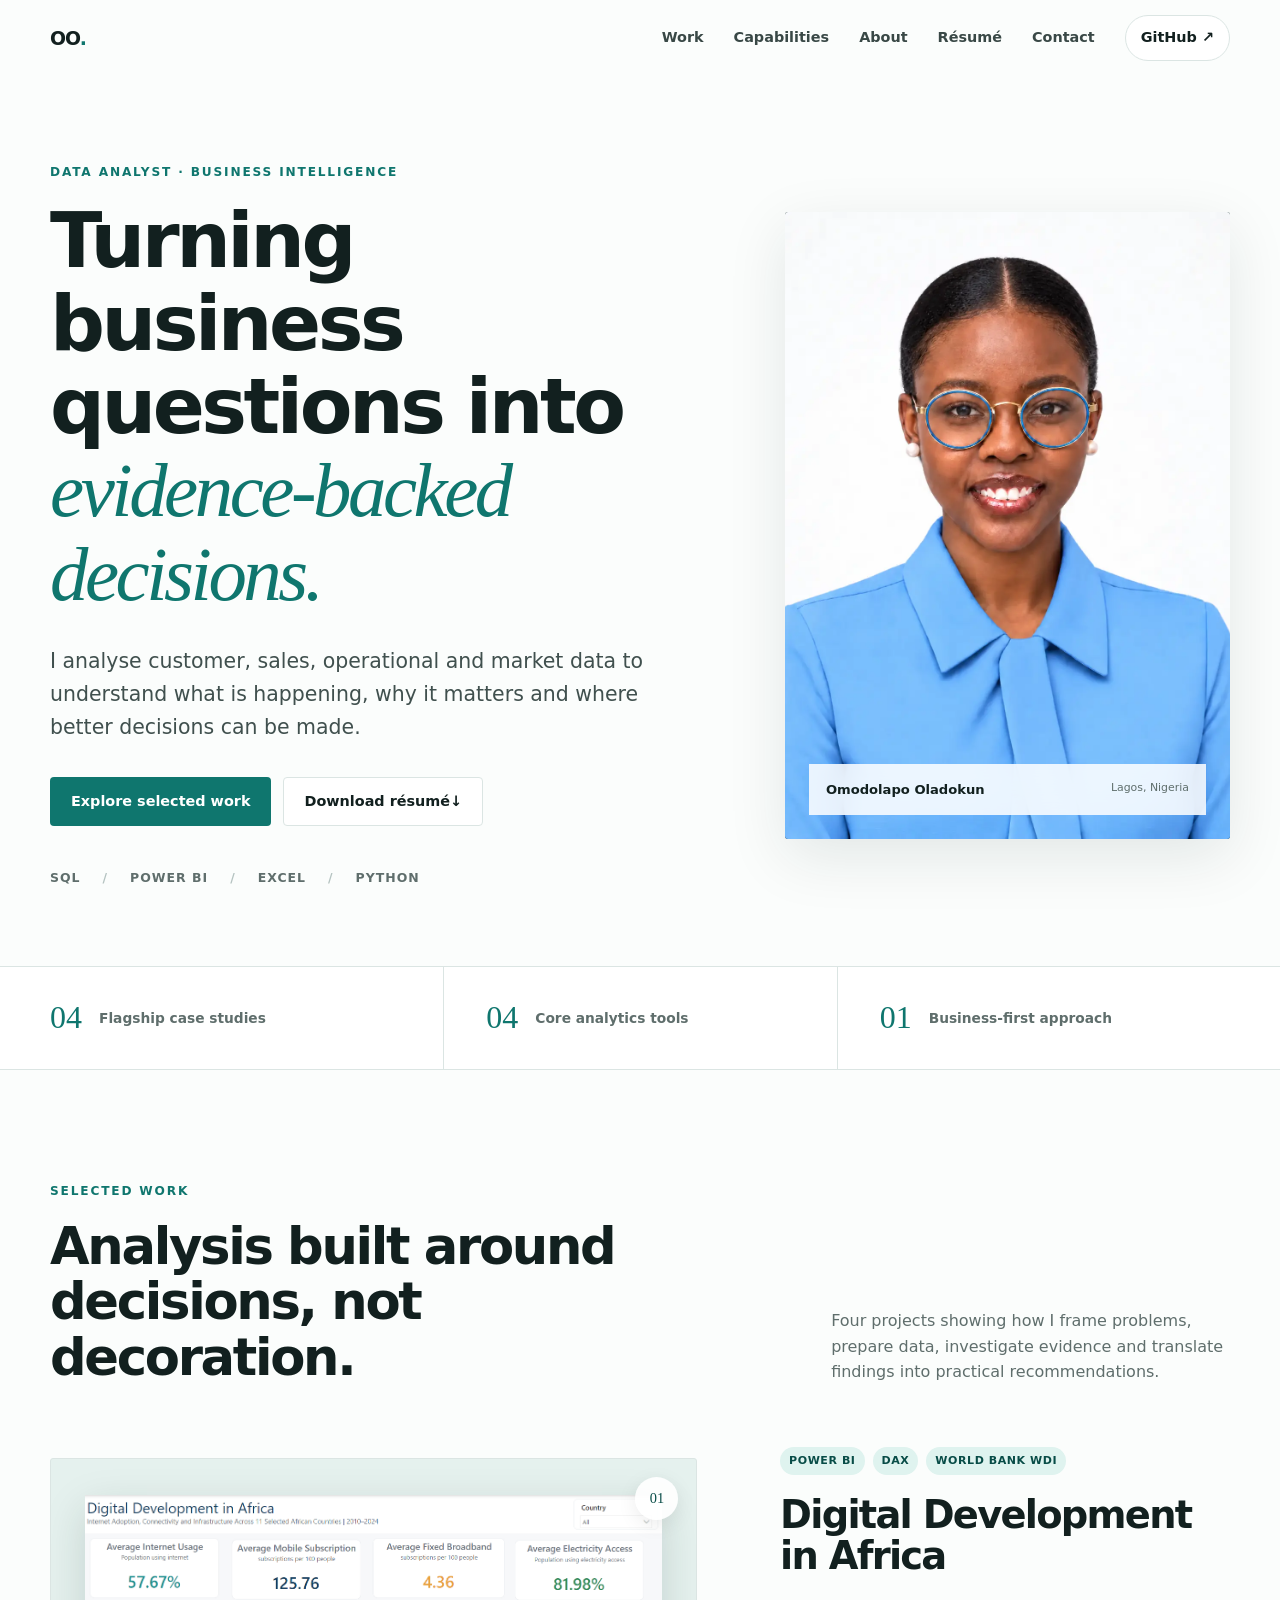
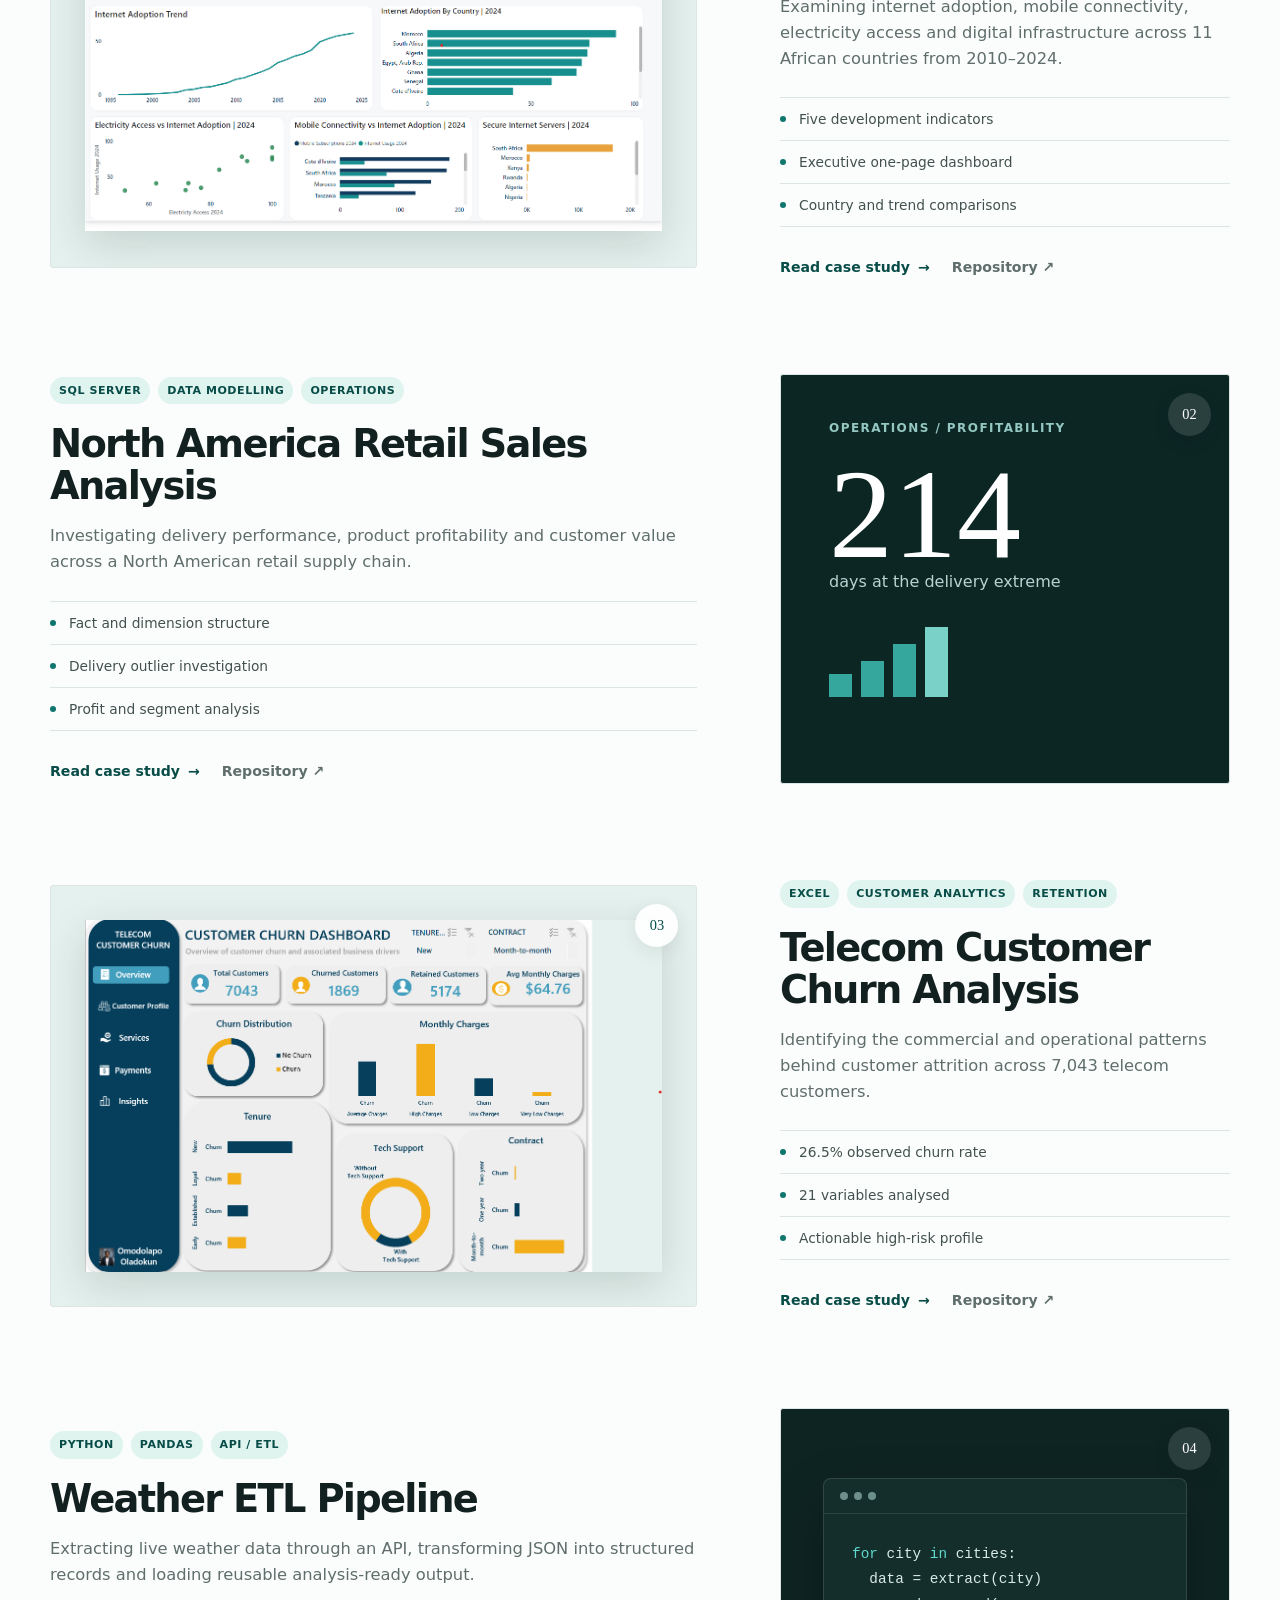
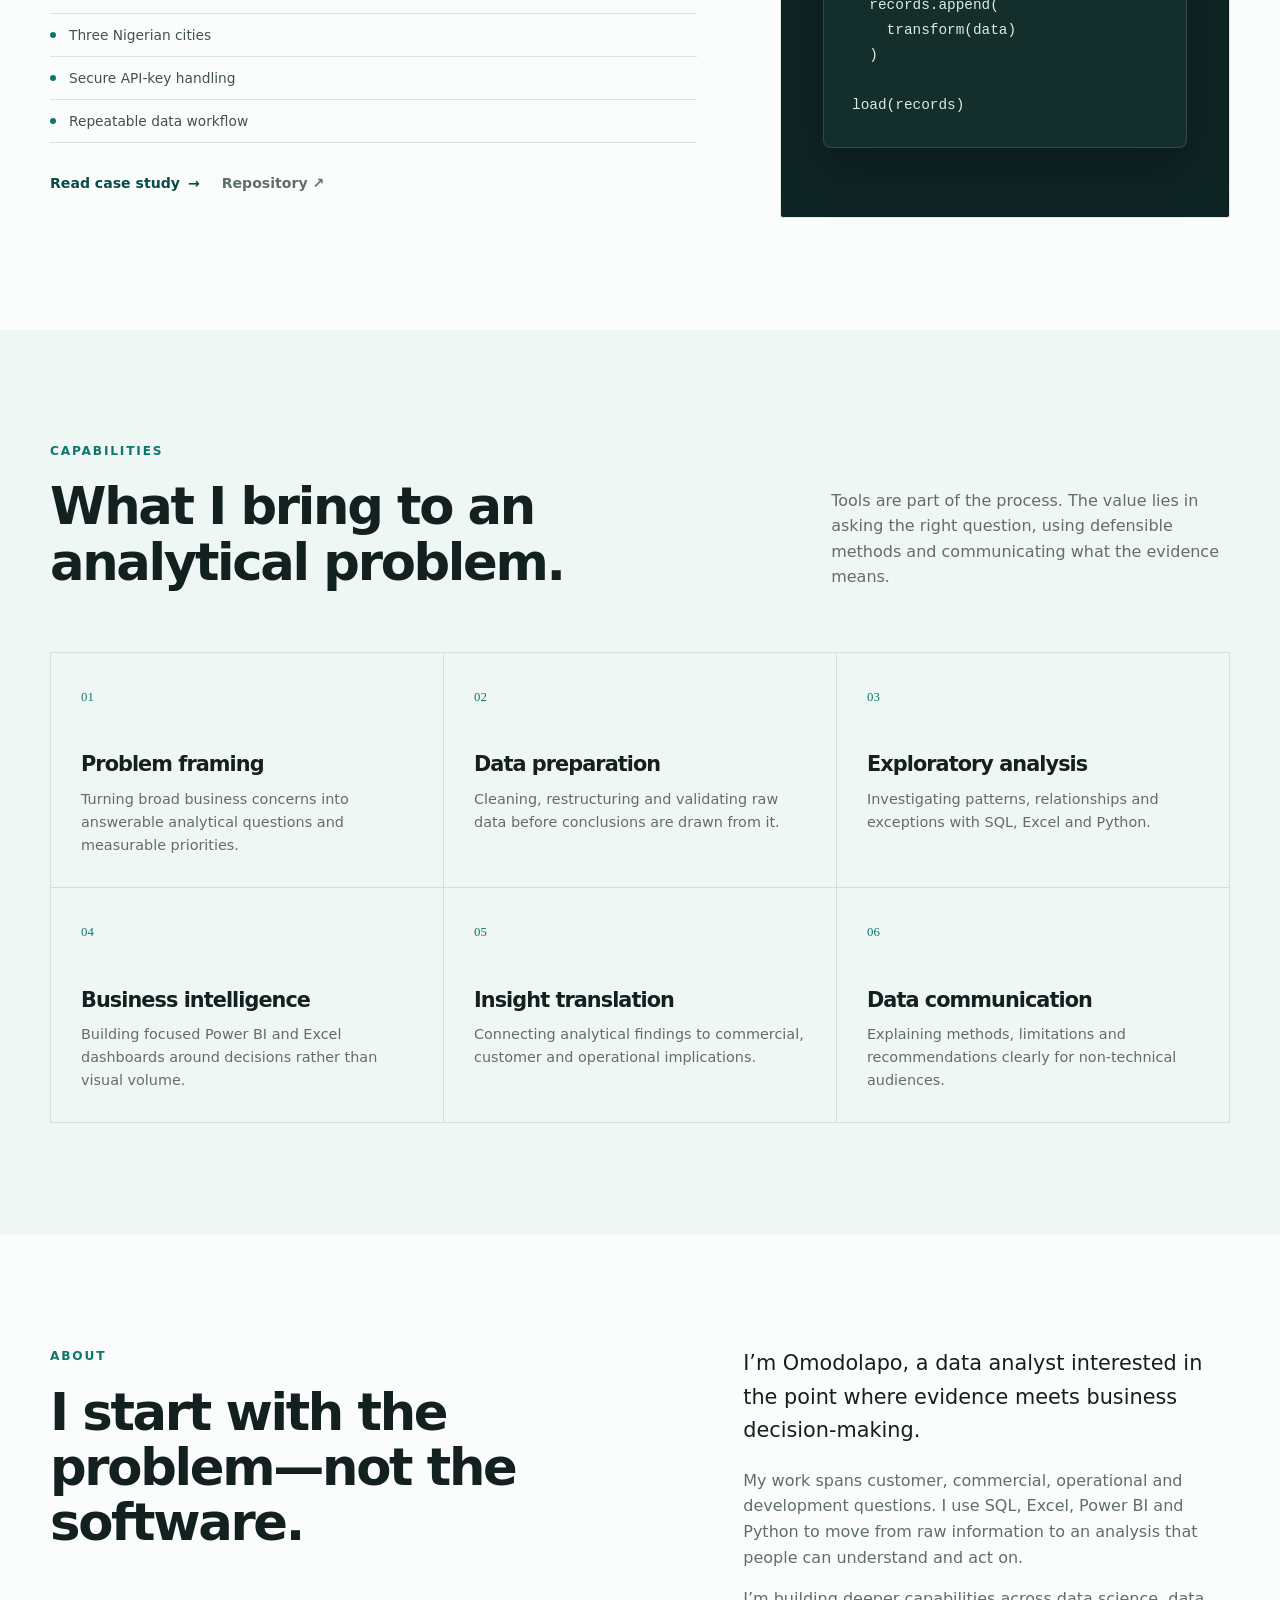
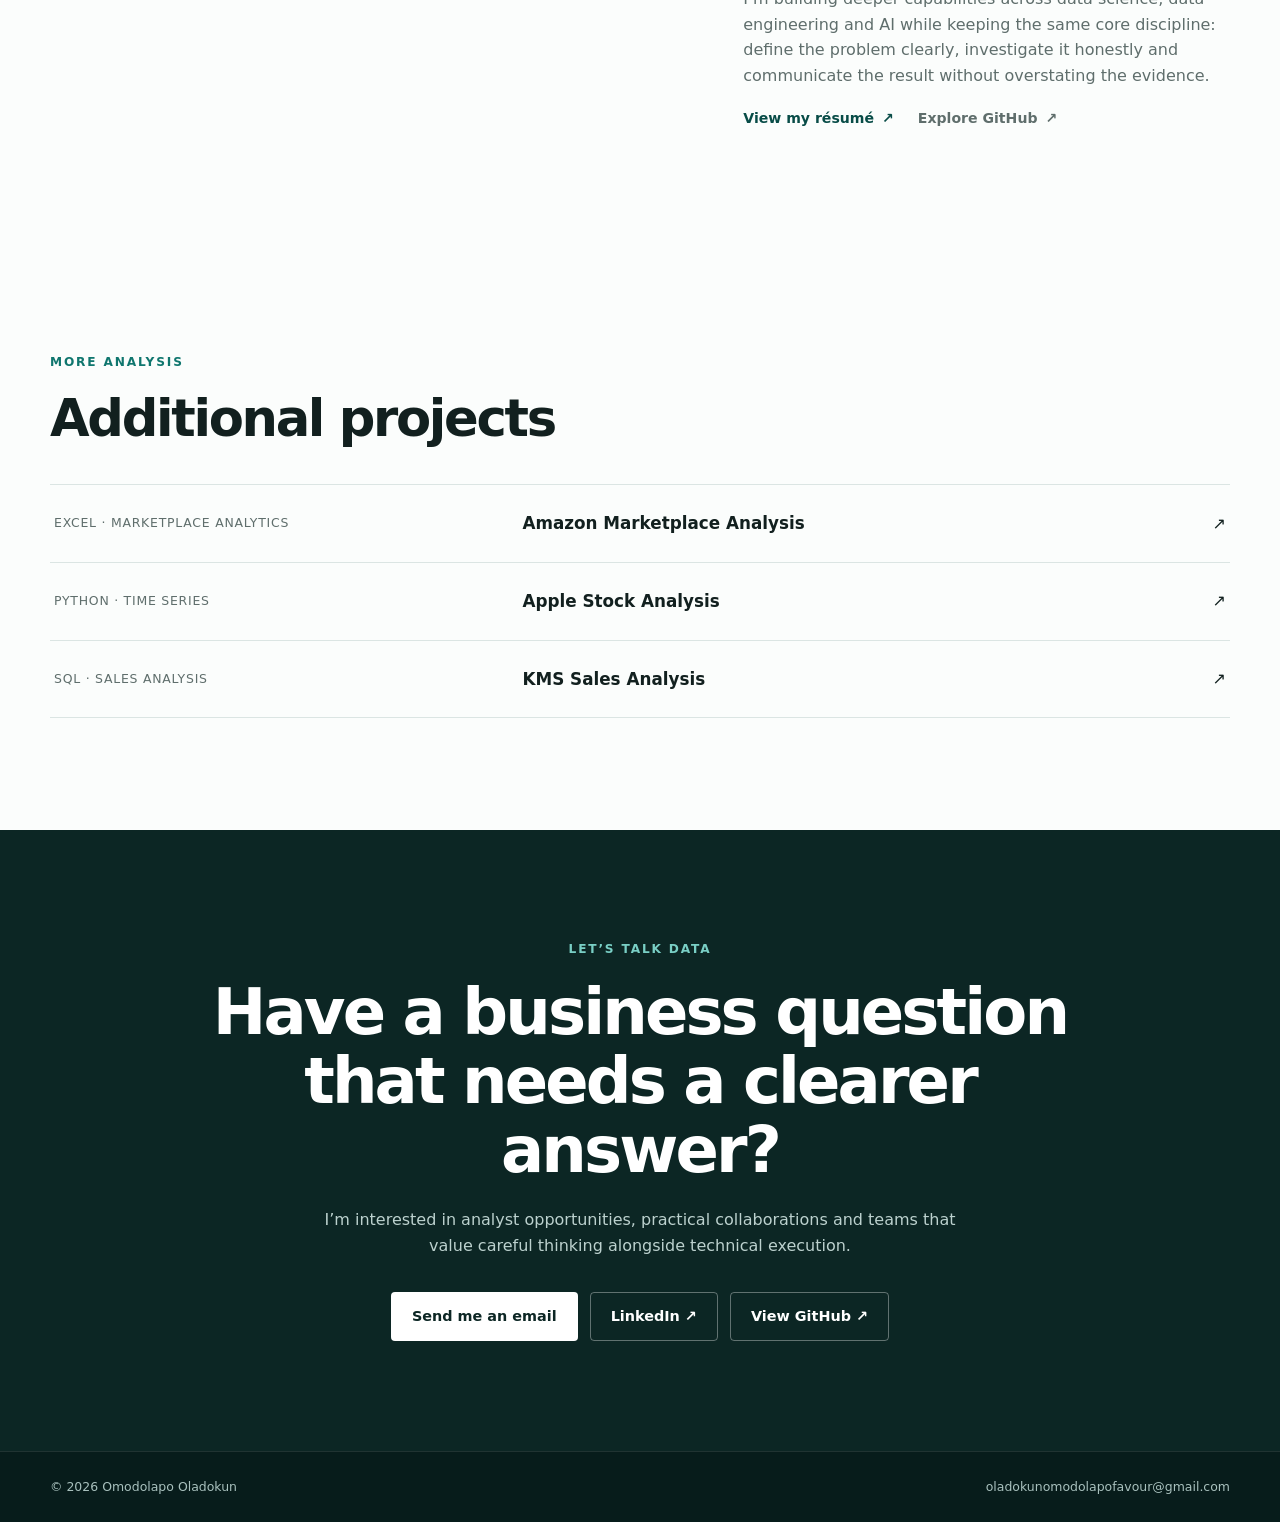
<file: index.html>
<!doctype html>
<html lang="en">
<head>
  <meta charset="utf-8">
  <meta name="viewport" content="width=device-width, initial-scale=1">
  <meta name="description" content="Omodolapo Oladokun is a data analyst using SQL, Power BI, Excel and Python to turn business questions into evidence-backed decisions.">
  <meta name="theme-color" content="#0f766e">
  <meta property="og:title" content="Omodolapo Oladokun | Data Analyst">
  <meta property="og:description" content="Business-focused analytics case studies across Power BI, SQL, Excel and Python.">
  <meta property="og:image" content="https://omodolapoladokun.github.io/assets/images/omodolapo-oladokun-headshot-v10.webp">
  <meta property="og:url" content="https://omodolapoladokun.github.io/">
  <meta property="og:type" content="website">
  <meta name="twitter:card" content="summary_large_image">
  <title>Omodolapo Oladokun | Data Analyst</title>
  <link rel="canonical" href="https://omodolapoladokun.github.io/">
  <link rel="icon" href="assets/favicon.svg" type="image/svg+xml">
  <link rel="stylesheet" href="styles.css">
  <script src="script.js" defer></script>
</head>
<body>
  <a class="skip-link" href="#main">Skip to content</a>

  <header class="site-header" data-header>
    <div class="shell nav-wrap">
      <a class="brand" href="#top" aria-label="Omodolapo Oladokun — home">OO<span>.</span></a>
      <button class="nav-toggle" type="button" aria-expanded="false" aria-controls="site-nav" data-nav-toggle>
        <span></span><span></span><span></span>
        <span class="sr-only">Open navigation</span>
      </button>
      <nav id="site-nav" class="site-nav" aria-label="Primary navigation" data-nav>
        <a href="#work">Work</a>
        <a href="#capabilities">Capabilities</a>
        <a href="#about">About</a>
        <a href="assets/documents/omodolapo-oladokun-data-analyst-resume.pdf" target="_blank">Résumé</a>
        <a href="#contact">Contact</a>
        <a class="nav-cta" href="https://github.com/omodolapoladokun" target="_blank" rel="noreferrer">GitHub <span aria-hidden="true">↗</span></a>
      </nav>
    </div>
  </header>

  <main id="main">
    <section class="hero shell" id="top">
      <div class="hero-copy reveal">
        <p class="eyebrow">Data Analyst · Business Intelligence</p>
        <h1>Turning business questions into <em>evidence-backed decisions.</em></h1>
        <p class="hero-lead">I analyse customer, sales, operational and market data to understand what is happening, why it matters and where better decisions can be made.</p>
        <div class="hero-actions">
          <a class="button button-primary" href="#work">Explore selected work</a>
          <a class="button button-secondary" href="assets/documents/omodolapo-oladokun-data-analyst-resume.pdf" download="Omodolapo-Oladokun-Data-Analyst-Resume.pdf">Download résumé <span aria-hidden="true">↓</span></a>
        </div>
        <ul class="tool-line" aria-label="Primary tools">
          <li>SQL</li><li>Power BI</li><li>Excel</li><li>Python</li>
        </ul>
      </div>

      <div class="portrait-panel reveal">
        <img class="portrait-image" src="assets/images/omodolapo-oladokun-headshot-v10.webp" alt="Professional portrait of Omodolapo Oladokun" width="1072" height="1467">
        <div class="portrait-caption">
          <span>Omodolapo Oladokun</span>
          <small>Lagos, Nigeria</small>
        </div>
      </div>
    </section>

    <section class="proof-strip" aria-label="Portfolio summary">
      <div class="shell proof-grid">
        <div><strong>04</strong><span>Flagship case studies</span></div>
        <div><strong>04</strong><span>Core analytics tools</span></div>
        <div><strong>01</strong><span>Business-first approach</span></div>
      </div>
    </section>

    <section class="section shell" id="work">
      <div class="section-heading reveal">
        <div>
          <p class="eyebrow">Selected work</p>
          <h2>Analysis built around decisions, not decoration.</h2>
        </div>
        <p>Four projects showing how I frame problems, prepare data, investigate evidence and translate findings into practical recommendations.</p>
      </div>

      <div class="project-list">
        <article class="project project-featured reveal">
          <a class="project-visual image-visual" href="case-studies/digital-development.html" aria-label="Read Digital Development in Africa case study">
            <img src="assets/images/digital-development-dashboard.png" alt="Power BI dashboard comparing digital development across selected African countries">
            <span class="project-number">01</span>
          </a>
          <div class="project-copy">
            <div class="project-tags"><span>Power BI</span><span>DAX</span><span>World Bank WDI</span></div>
            <h3><a href="case-studies/digital-development.html">Digital Development in Africa</a></h3>
            <p>Examining internet adoption, mobile connectivity, electricity access and digital infrastructure across 11 African countries from 2010–2024.</p>
            <ul class="project-evidence">
              <li>Five development indicators</li>
              <li>Executive one-page dashboard</li>
              <li>Country and trend comparisons</li>
            </ul>
            <div class="project-links">
              <a class="text-link" href="case-studies/digital-development.html">Read case study <span aria-hidden="true">→</span></a>
              <a class="text-link muted" href="https://github.com/omodolapoladokun/Digital-Development-In-Africa" target="_blank" rel="noreferrer">Repository ↗</a>
            </div>
          </div>
        </article>

        <article class="project reveal">
          <a class="project-visual retail-visual" href="case-studies/retail-sales.html" aria-label="Read North America Retail Sales case study">
            <div class="visual-kicker">Operations / Profitability</div>
            <div class="visual-stat"><strong>214</strong><span>days at the delivery extreme</span></div>
            <div class="visual-bars" aria-hidden="true"><i></i><i></i><i></i><i></i></div>
            <span class="project-number">02</span>
          </a>
          <div class="project-copy">
            <div class="project-tags"><span>SQL Server</span><span>Data Modelling</span><span>Operations</span></div>
            <h3><a href="case-studies/retail-sales.html">North America Retail Sales Analysis</a></h3>
            <p>Investigating delivery performance, product profitability and customer value across a North American retail supply chain.</p>
            <ul class="project-evidence">
              <li>Fact and dimension structure</li>
              <li>Delivery outlier investigation</li>
              <li>Profit and segment analysis</li>
            </ul>
            <div class="project-links">
              <a class="text-link" href="case-studies/retail-sales.html">Read case study <span aria-hidden="true">→</span></a>
              <a class="text-link muted" href="https://github.com/omodolapoladokun/North-America-Retail-Sales-Analysis" target="_blank" rel="noreferrer">Repository ↗</a>
            </div>
          </div>
        </article>

        <article class="project reveal">
          <a class="project-visual image-visual" href="case-studies/telecom-churn.html" aria-label="Read Telecom Customer Churn case study">
            <img src="assets/images/telecom-churn-dashboard.png" alt="Excel dashboard summarising telecom customer churn analysis">
            <span class="project-number">03</span>
          </a>
          <div class="project-copy">
            <div class="project-tags"><span>Excel</span><span>Customer Analytics</span><span>Retention</span></div>
            <h3><a href="case-studies/telecom-churn.html">Telecom Customer Churn Analysis</a></h3>
            <p>Identifying the commercial and operational patterns behind customer attrition across 7,043 telecom customers.</p>
            <ul class="project-evidence">
              <li>26.5% observed churn rate</li>
              <li>21 variables analysed</li>
              <li>Actionable high-risk profile</li>
            </ul>
            <div class="project-links">
              <a class="text-link" href="case-studies/telecom-churn.html">Read case study <span aria-hidden="true">→</span></a>
              <a class="text-link muted" href="https://github.com/omodolapoladokun/Telecom-Customer-Churn-Analysis" target="_blank" rel="noreferrer">Repository ↗</a>
            </div>
          </div>
        </article>

        <article class="project reveal">
          <a class="project-visual code-visual" href="case-studies/weather-etl.html" aria-label="Read Weather ETL Pipeline case study">
            <div class="code-window" aria-hidden="true">
              <div class="code-dots"><i></i><i></i><i></i></div>
              <pre><span>for</span> city <span>in</span> cities:
  data = extract(city)
  records.append(
    transform(data)
  )

load(records)</pre>
            </div>
            <span class="project-number">04</span>
          </a>
          <div class="project-copy">
            <div class="project-tags"><span>Python</span><span>Pandas</span><span>API / ETL</span></div>
            <h3><a href="case-studies/weather-etl.html">Weather ETL Pipeline</a></h3>
            <p>Extracting live weather data through an API, transforming JSON into structured records and loading reusable analysis-ready output.</p>
            <ul class="project-evidence">
              <li>Three Nigerian cities</li>
              <li>Secure API-key handling</li>
              <li>Repeatable data workflow</li>
            </ul>
            <div class="project-links">
              <a class="text-link" href="case-studies/weather-etl.html">Read case study <span aria-hidden="true">→</span></a>
              <a class="text-link muted" href="https://github.com/omodolapoladokun/Weather-ETL-Pipeline" target="_blank" rel="noreferrer">Repository ↗</a>
            </div>
          </div>
        </article>
      </div>
    </section>

    <section class="section section-tint" id="capabilities">
      <div class="shell">
        <div class="section-heading reveal">
          <div><p class="eyebrow">Capabilities</p><h2>What I bring to an analytical problem.</h2></div>
          <p>Tools are part of the process. The value lies in asking the right question, using defensible methods and communicating what the evidence means.</p>
        </div>
        <div class="capability-grid">
          <article class="reveal"><span>01</span><h3>Problem framing</h3><p>Turning broad business concerns into answerable analytical questions and measurable priorities.</p></article>
          <article class="reveal"><span>02</span><h3>Data preparation</h3><p>Cleaning, restructuring and validating raw data before conclusions are drawn from it.</p></article>
          <article class="reveal"><span>03</span><h3>Exploratory analysis</h3><p>Investigating patterns, relationships and exceptions with SQL, Excel and Python.</p></article>
          <article class="reveal"><span>04</span><h3>Business intelligence</h3><p>Building focused Power BI and Excel dashboards around decisions rather than visual volume.</p></article>
          <article class="reveal"><span>05</span><h3>Insight translation</h3><p>Connecting analytical findings to commercial, customer and operational implications.</p></article>
          <article class="reveal"><span>06</span><h3>Data communication</h3><p>Explaining methods, limitations and recommendations clearly for non-technical audiences.</p></article>
        </div>
      </div>
    </section>

    <section class="section shell about" id="about">
      <div class="about-title reveal">
        <p class="eyebrow">About</p>
        <h2>I start with the problem—not the software.</h2>
      </div>
      <div class="about-copy reveal">
        <p class="about-lead">I’m Omodolapo, a data analyst interested in the point where evidence meets business decision-making.</p>
        <p>My work spans customer, commercial, operational and development questions. I use SQL, Excel, Power BI and Python to move from raw information to an analysis that people can understand and act on.</p>
        <p>I’m building deeper capabilities across data science, data engineering and AI while keeping the same core discipline: define the problem clearly, investigate it honestly and communicate the result without overstating the evidence.</p>
        <div class="about-links">
          <a class="text-link" href="assets/documents/omodolapo-oladokun-data-analyst-resume.pdf" target="_blank">View my résumé <span aria-hidden="true">↗</span></a>
          <a class="text-link muted" href="https://github.com/omodolapoladokun" target="_blank" rel="noreferrer">Explore GitHub <span aria-hidden="true">↗</span></a>
        </div>
      </div>
    </section>

    <section class="section shell other-work">
      <div class="section-heading compact reveal">
        <div><p class="eyebrow">More analysis</p><h2>Additional projects</h2></div>
      </div>
      <div class="small-projects">
        <a class="small-project reveal" href="https://github.com/omodolapoladokun/Amazon-Marketplace-Analysis" target="_blank" rel="noreferrer"><span>Excel · Marketplace analytics</span><strong>Amazon Marketplace Analysis</strong><i>↗</i></a>
        <a class="small-project reveal" href="https://github.com/omodolapoladokun/Apple-Stock-Time-Series-Analysis" target="_blank" rel="noreferrer"><span>Python · Time series</span><strong>Apple Stock Analysis</strong><i>↗</i></a>
        <a class="small-project reveal" href="https://github.com/omodolapoladokun/KMS_Sales_Analysis" target="_blank" rel="noreferrer"><span>SQL · Sales analysis</span><strong>KMS Sales Analysis</strong><i>↗</i></a>
      </div>
    </section>

    <section class="contact" id="contact">
      <div class="shell contact-inner reveal">
        <p class="eyebrow">Let’s talk data</p>
        <h2>Have a business question that needs a clearer answer?</h2>
        <p>I’m interested in analyst opportunities, practical collaborations and teams that value careful thinking alongside technical execution.</p>
        <div class="contact-actions">
          <a class="button button-light" href="mailto:oladokunomodolapofavour@gmail.com">Send me an email</a>
          <a class="button button-outline-light" href="https://www.linkedin.com/in/omodolapoladokun" target="_blank" rel="noreferrer">LinkedIn ↗</a>
          <a class="button button-outline-light" href="https://github.com/omodolapoladokun" target="_blank" rel="noreferrer">View GitHub ↗</a>
        </div>
      </div>
    </section>
  </main>

  <footer class="site-footer">
    <div class="shell"><span>© <span data-year></span> Omodolapo Oladokun</span><a href="mailto:oladokunomodolapofavour@gmail.com">oladokunomodolapofavour@gmail.com</a></div>
  </footer>
</body>
</html>
</file>
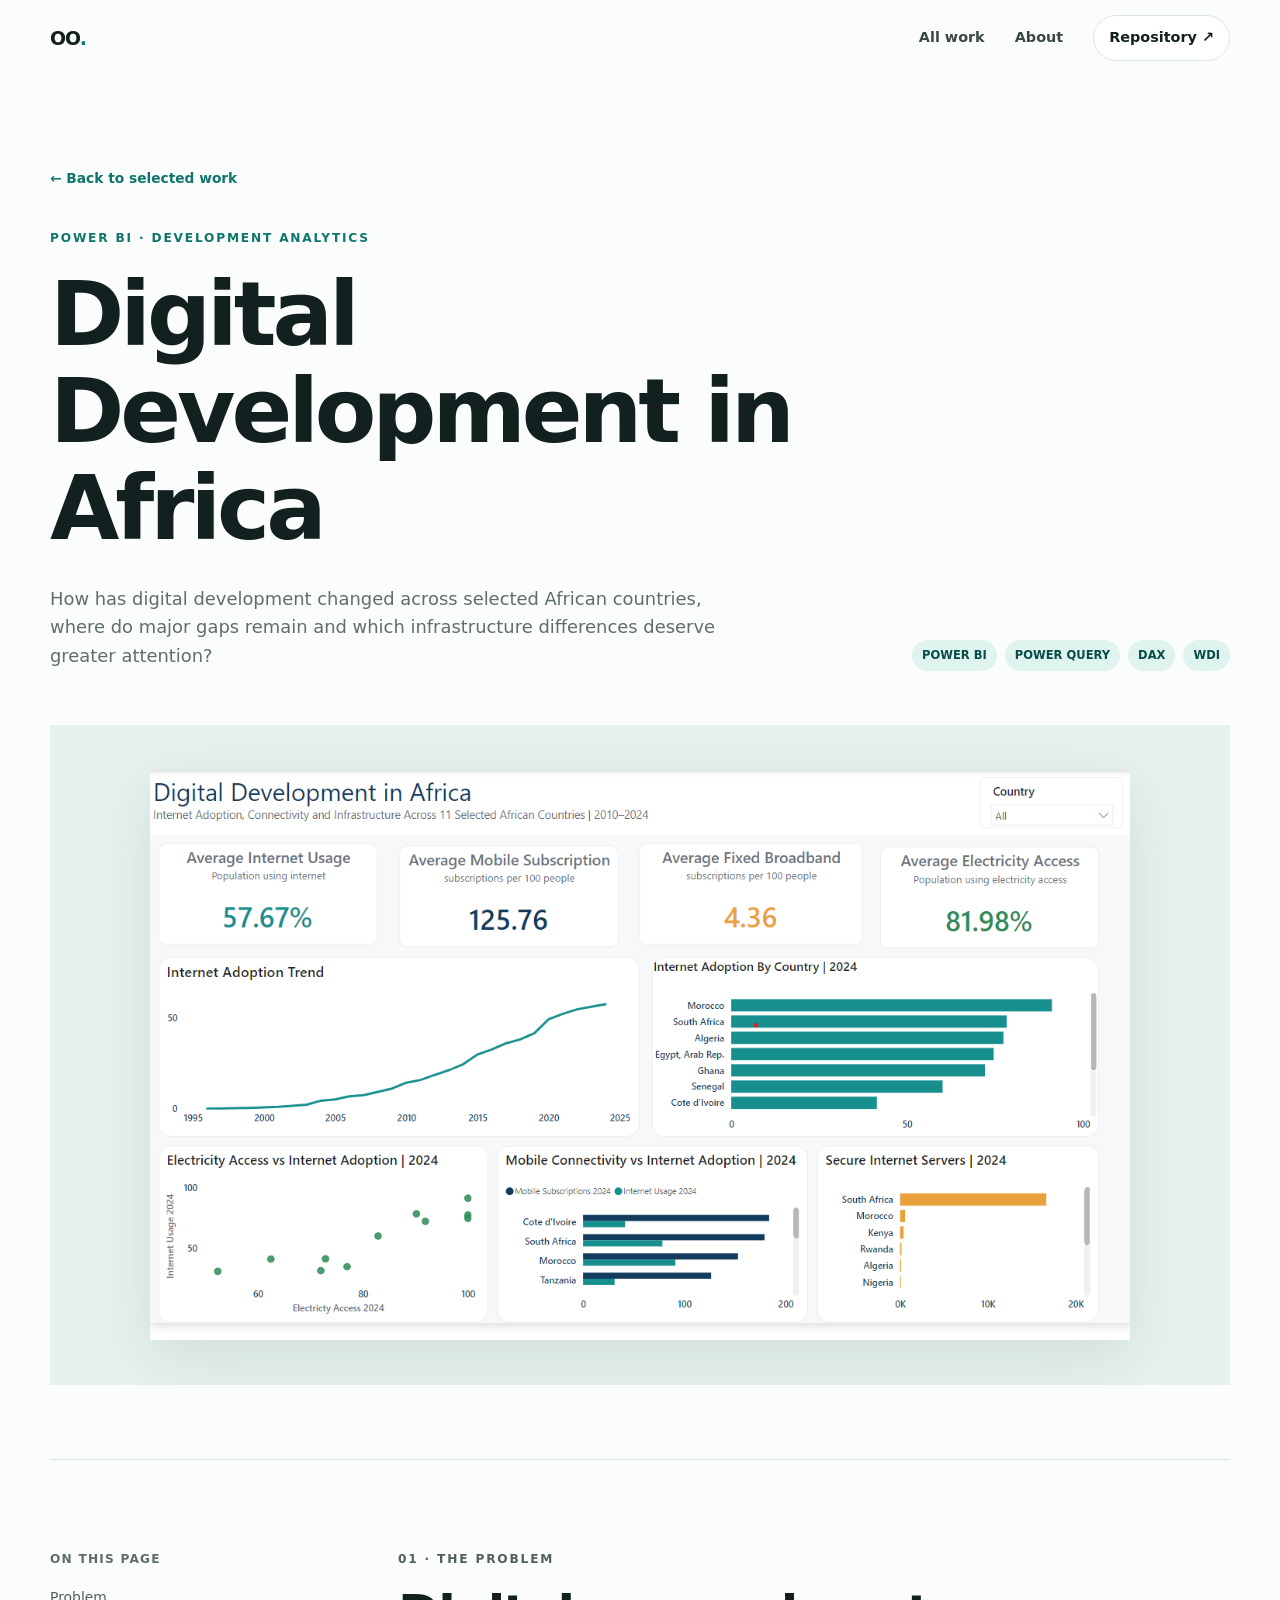
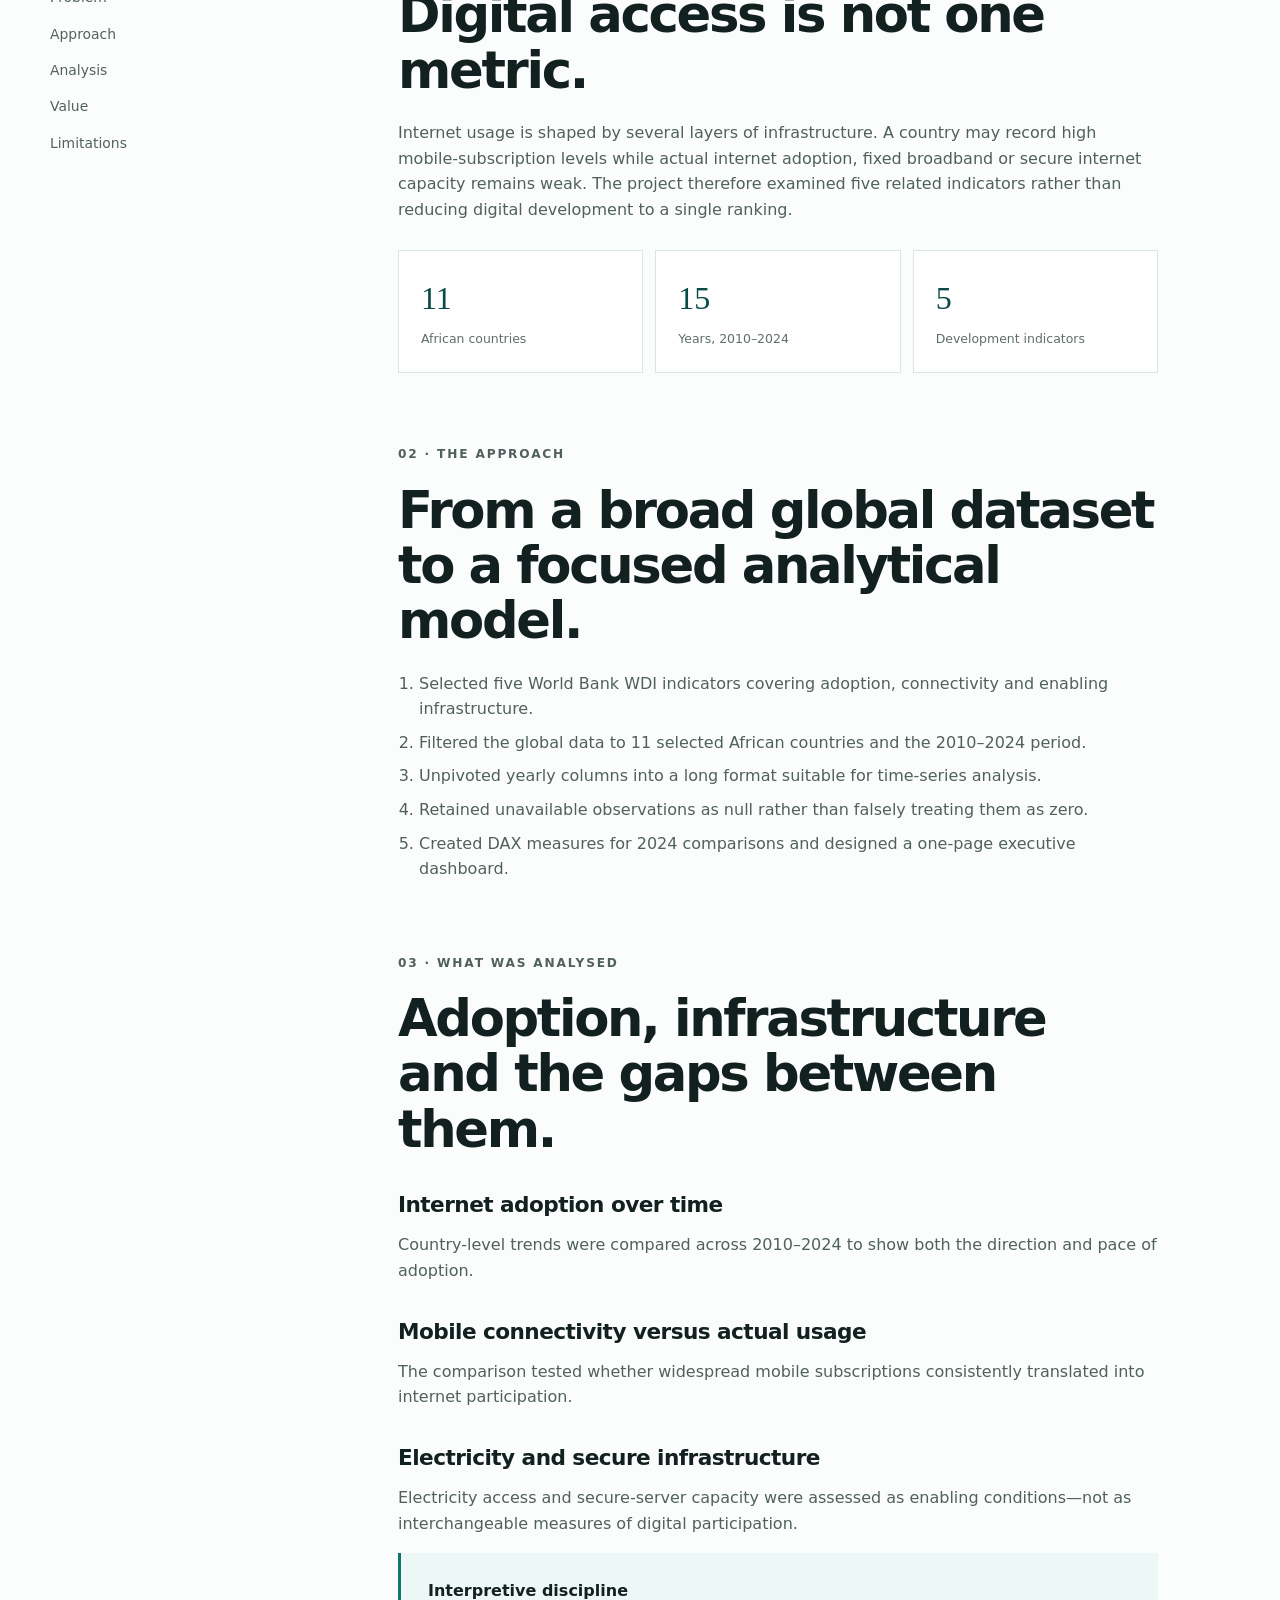
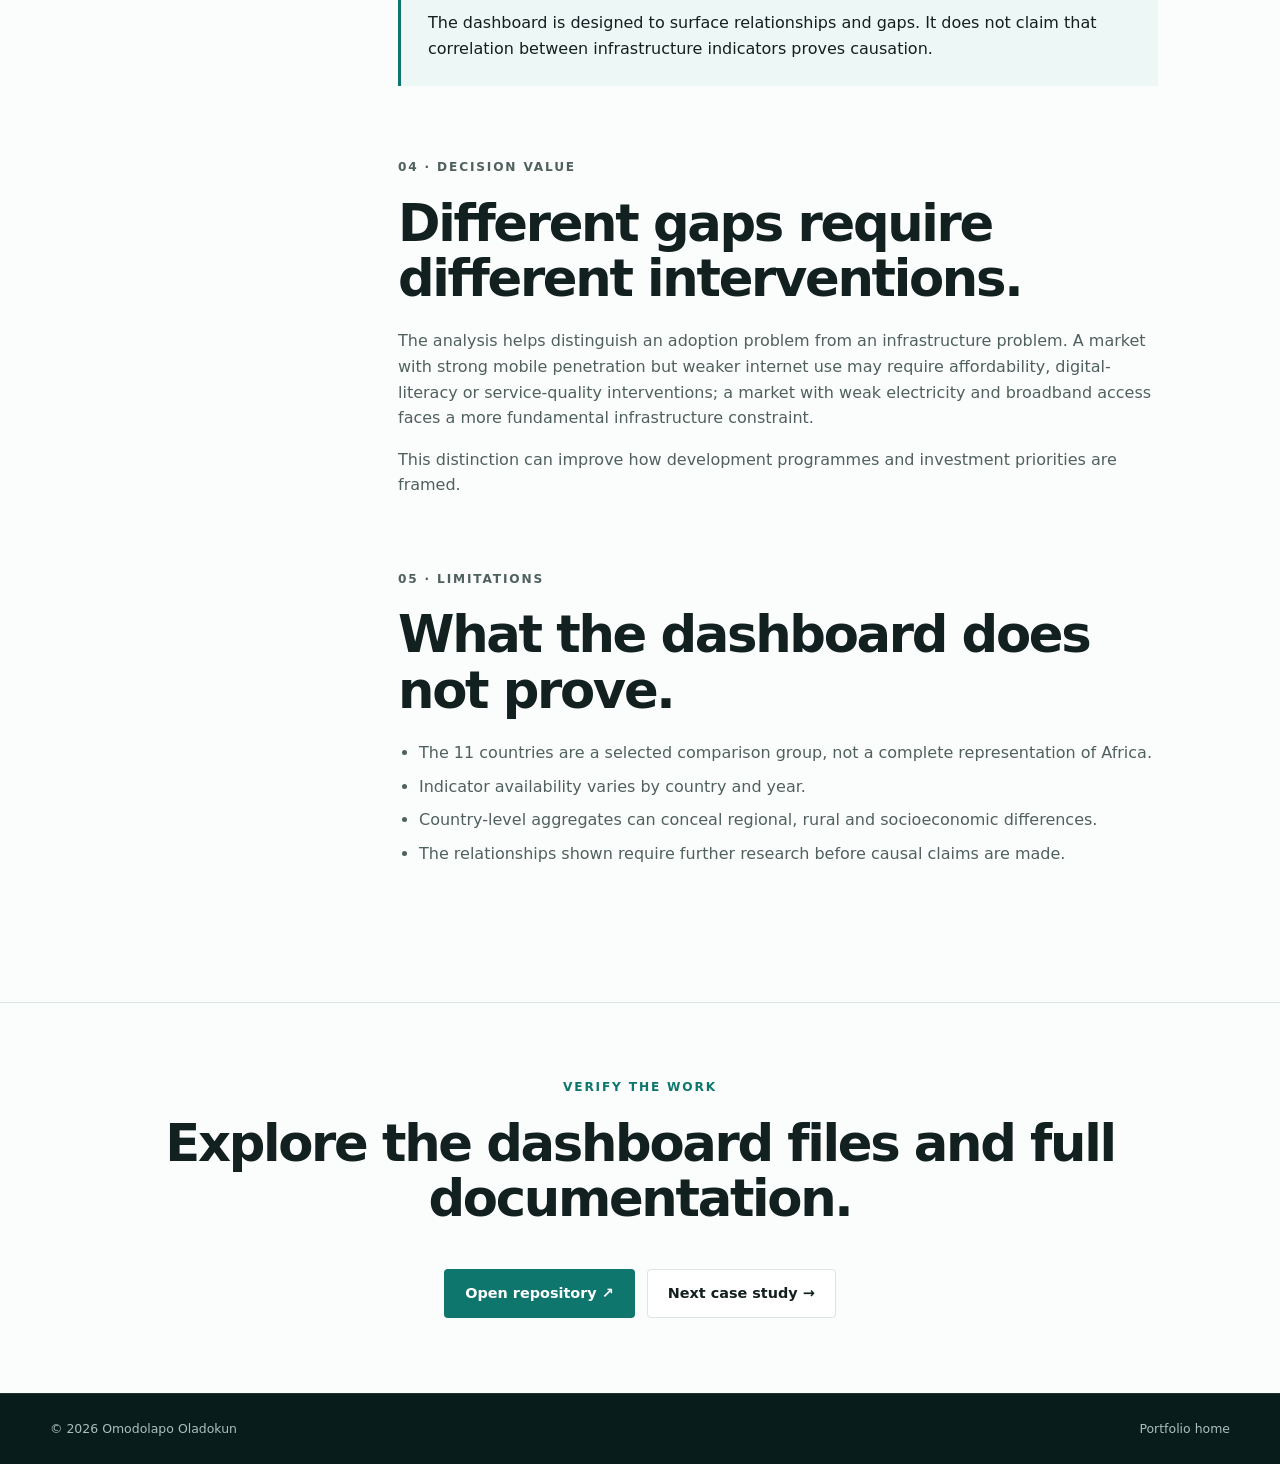
<file: case-studies/digital-development.html>
<!doctype html>
<html lang="en">
<head>
  <meta charset="utf-8"><meta name="viewport" content="width=device-width, initial-scale=1">
  <meta name="description" content="Power BI case study examining digital development across 11 selected African countries.">
  <title>Digital Development in Africa | Omodolapo Oladokun</title>
  <link rel="icon" href="../assets/favicon.svg" type="image/svg+xml"><link rel="stylesheet" href="../styles.css"><script src="../script.js" defer></script>
</head>
<body>
  <a class="skip-link" href="#case-content">Skip to case study</a>
  <header class="site-header" data-header><div class="shell nav-wrap"><a class="brand" href="../index.html">OO<span>.</span></a><button class="nav-toggle" type="button" aria-expanded="false" aria-controls="case-nav" data-nav-toggle><span></span><span></span><span></span><span class="sr-only">Open navigation</span></button><nav id="case-nav" class="site-nav" data-nav><a href="../index.html#work">All work</a><a href="../index.html#about">About</a><a class="nav-cta" href="https://github.com/omodolapoladokun/Digital-Development-In-Africa" target="_blank" rel="noreferrer">Repository ↗</a></nav></div></header>
  <main>
    <section class="case-hero shell reveal">
      <a class="back-link" href="../index.html#work">← Back to selected work</a>
      <p class="eyebrow">Power BI · Development analytics</p>
      <h1>Digital Development in Africa</h1>
      <div class="case-intro"><p>How has digital development changed across selected African countries, where do major gaps remain and which infrastructure differences deserve greater attention?</p><div class="case-tools"><span>Power BI</span><span>Power Query</span><span>DAX</span><span>WDI</span></div></div>
      <div class="case-cover"><img src="../assets/images/digital-development-dashboard.png" alt="Power BI dashboard comparing internet adoption, mobile connectivity, electricity and secure internet infrastructure"></div>
    </section>

    <div class="case-body shell" id="case-content">
      <aside class="case-sidebar"><p>On this page</p><a href="#problem">Problem</a><a href="#approach">Approach</a><a href="#analysis">Analysis</a><a href="#value">Value</a><a href="#limitations">Limitations</a></aside>
      <article class="case-content">
        <section id="problem"><p class="eyebrow">01 · The problem</p><h2>Digital access is not one metric.</h2><p>Internet usage is shaped by several layers of infrastructure. A country may record high mobile-subscription levels while actual internet adoption, fixed broadband or secure internet capacity remains weak. The project therefore examined five related indicators rather than reducing digital development to a single ranking.</p><div class="metric-grid"><div class="metric"><strong>11</strong><span>African countries</span></div><div class="metric"><strong>15</strong><span>Years, 2010–2024</span></div><div class="metric"><strong>5</strong><span>Development indicators</span></div></div></section>
        <section id="approach"><p class="eyebrow">02 · The approach</p><h2>From a broad global dataset to a focused analytical model.</h2><ol><li>Selected five World Bank WDI indicators covering adoption, connectivity and enabling infrastructure.</li><li>Filtered the global data to 11 selected African countries and the 2010–2024 period.</li><li>Unpivoted yearly columns into a long format suitable for time-series analysis.</li><li>Retained unavailable observations as null rather than falsely treating them as zero.</li><li>Created DAX measures for 2024 comparisons and designed a one-page executive dashboard.</li></ol></section>
        <section id="analysis"><p class="eyebrow">03 · What was analysed</p><h2>Adoption, infrastructure and the gaps between them.</h2><h3>Internet adoption over time</h3><p>Country-level trends were compared across 2010–2024 to show both the direction and pace of adoption.</p><h3>Mobile connectivity versus actual usage</h3><p>The comparison tested whether widespread mobile subscriptions consistently translated into internet participation.</p><h3>Electricity and secure infrastructure</h3><p>Electricity access and secure-server capacity were assessed as enabling conditions—not as interchangeable measures of digital participation.</p><div class="insight"><strong>Interpretive discipline</strong>The dashboard is designed to surface relationships and gaps. It does not claim that correlation between infrastructure indicators proves causation.</div></section>
        <section id="value"><p class="eyebrow">04 · Decision value</p><h2>Different gaps require different interventions.</h2><p>The analysis helps distinguish an adoption problem from an infrastructure problem. A market with strong mobile penetration but weaker internet use may require affordability, digital-literacy or service-quality interventions; a market with weak electricity and broadband access faces a more fundamental infrastructure constraint.</p><p>This distinction can improve how development programmes and investment priorities are framed.</p></section>
        <section id="limitations"><p class="eyebrow">05 · Limitations</p><h2>What the dashboard does not prove.</h2><ul><li>The 11 countries are a selected comparison group, not a complete representation of Africa.</li><li>Indicator availability varies by country and year.</li><li>Country-level aggregates can conceal regional, rural and socioeconomic differences.</li><li>The relationships shown require further research before causal claims are made.</li></ul></section>
      </article>
    </div>
    <section class="case-cta"><div class="shell"><p class="eyebrow">Verify the work</p><h2>Explore the dashboard files and full documentation.</h2><div class="hero-actions"><a class="button button-primary" href="https://github.com/omodolapoladokun/Digital-Development-In-Africa" target="_blank" rel="noreferrer">Open repository ↗</a><a class="button button-secondary" href="retail-sales.html">Next case study →</a></div></div></section>
  </main>
  <footer class="site-footer"><div class="shell"><span>© <span data-year></span> Omodolapo Oladokun</span><a href="../index.html">Portfolio home</a></div></footer>
</body>
</html>
</file>
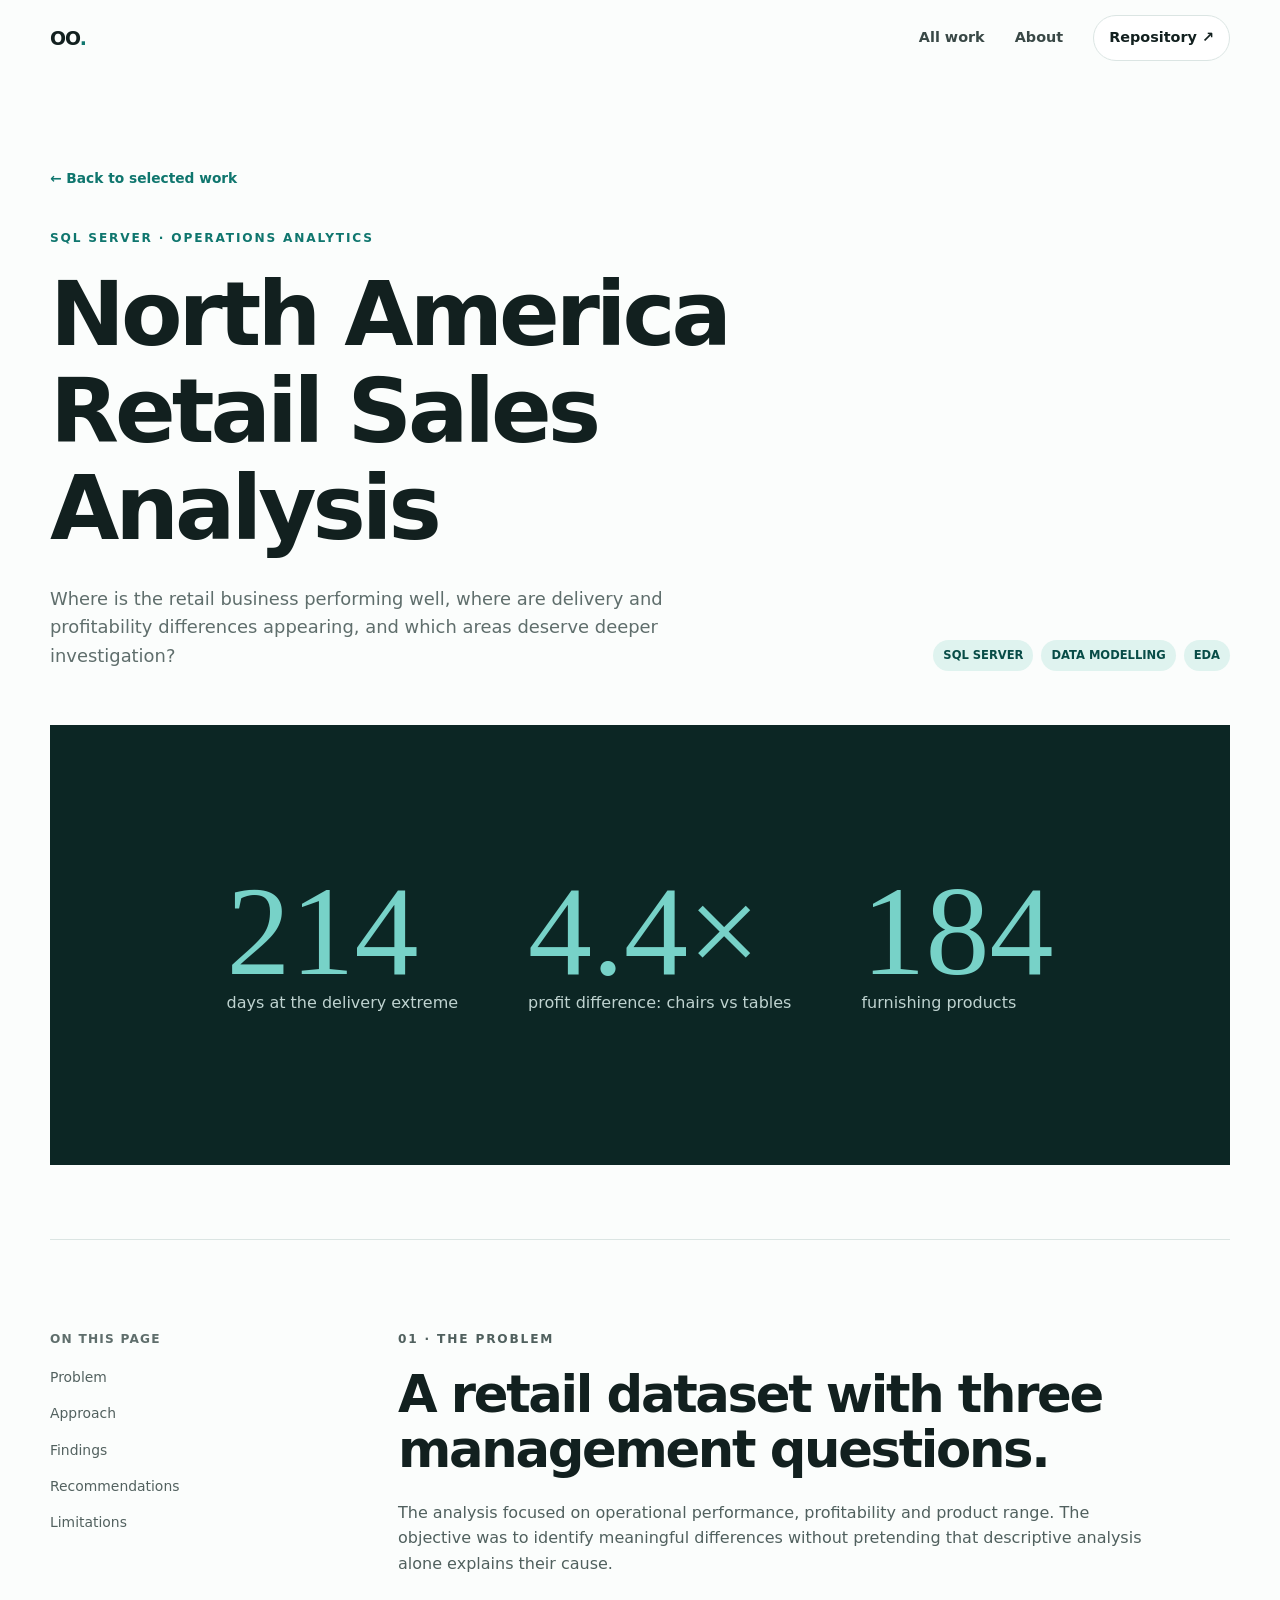
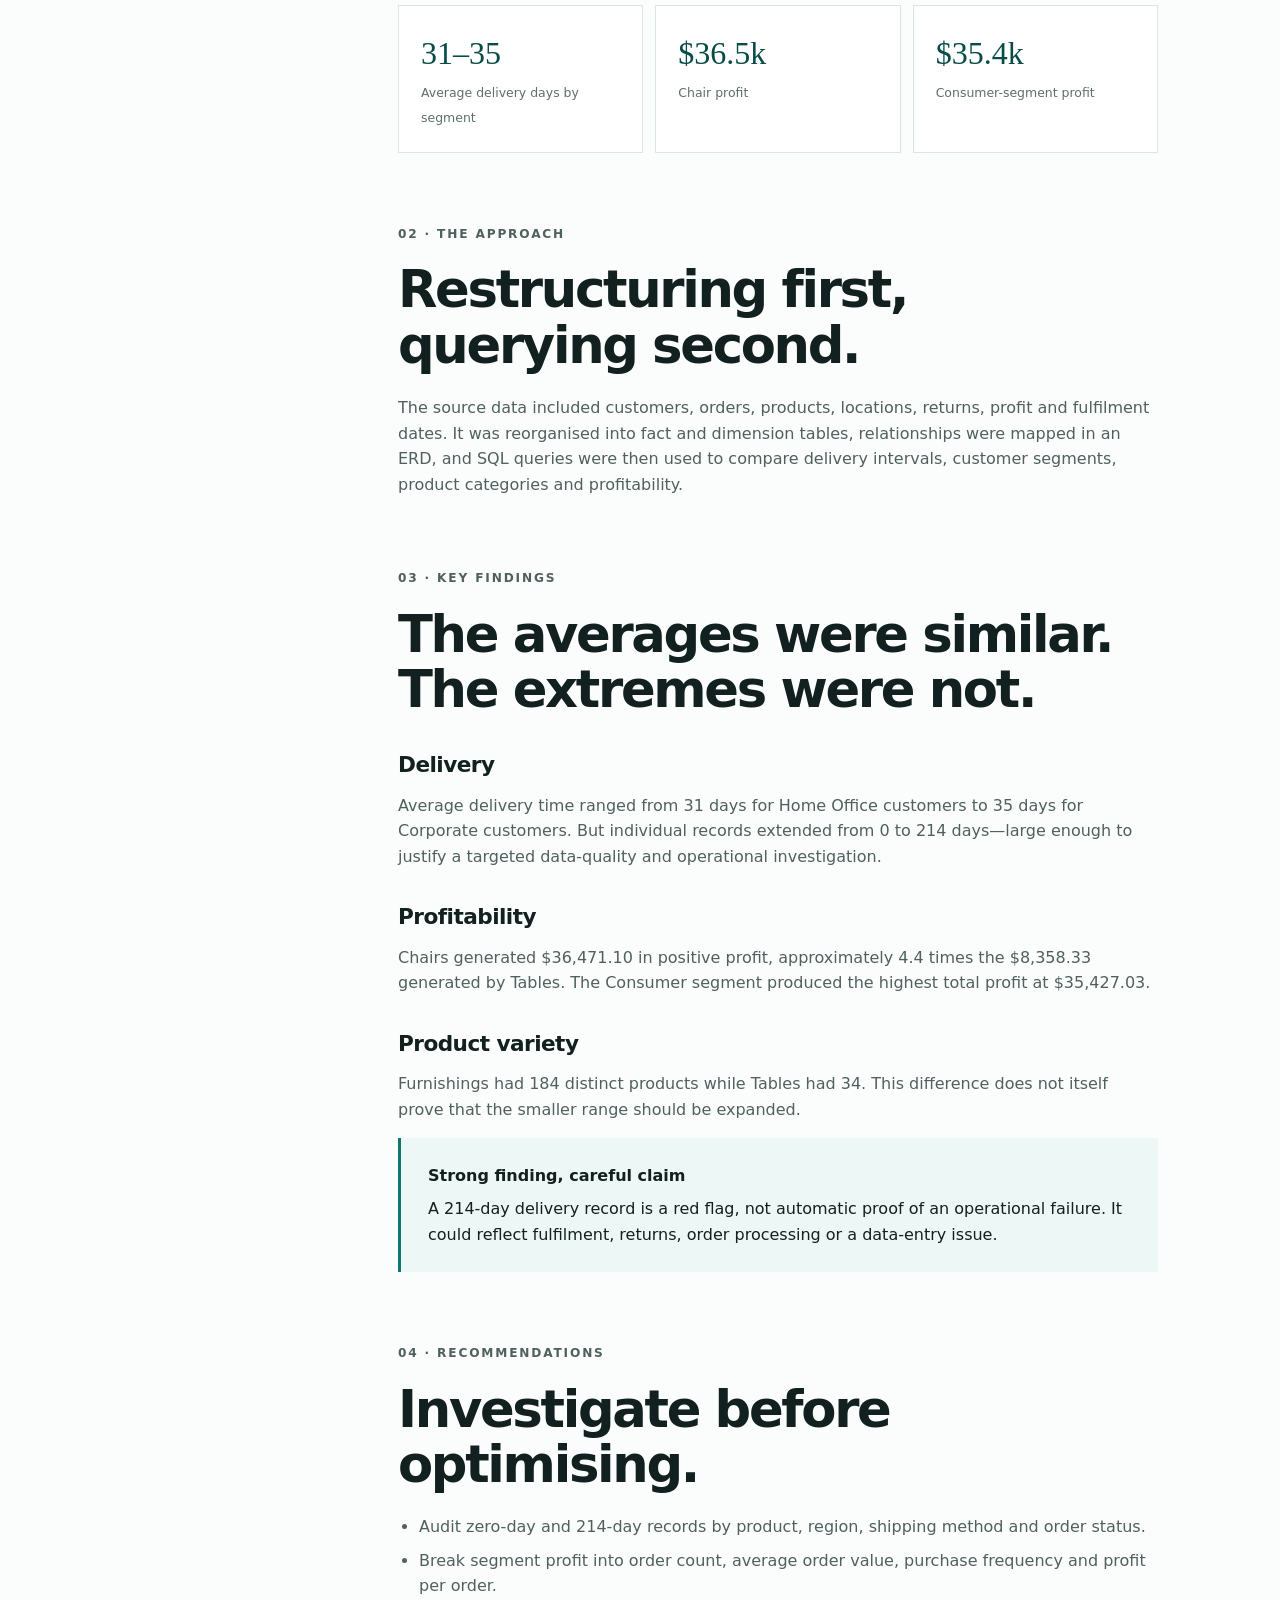
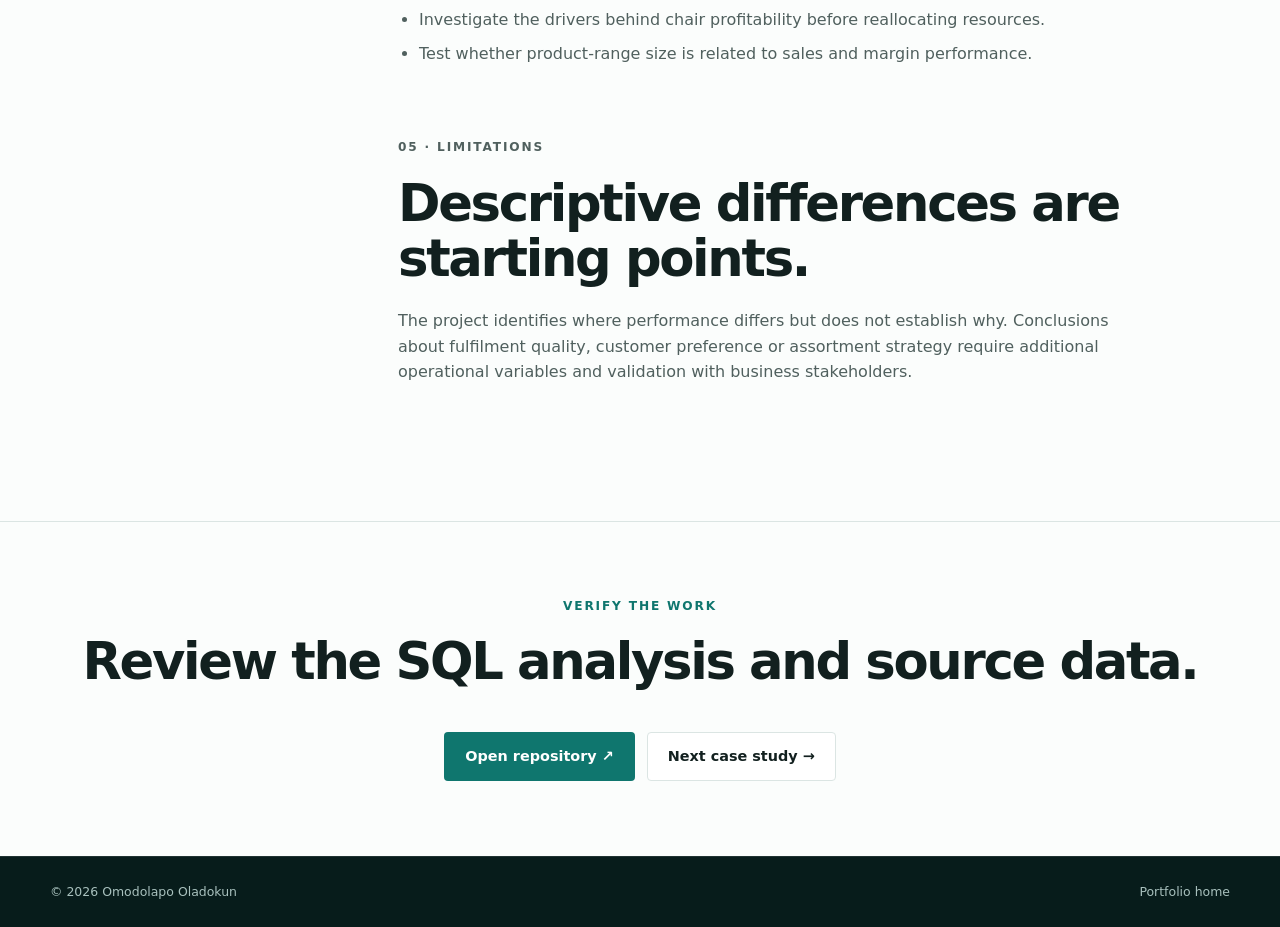
<file: case-studies/retail-sales.html>
<!doctype html>
<html lang="en">
<head>
  <meta charset="utf-8"><meta name="viewport" content="width=device-width, initial-scale=1">
  <meta name="description" content="SQL case study investigating retail delivery performance, profitability and customer value.">
  <title>North America Retail Sales | Omodolapo Oladokun</title>
  <link rel="icon" href="../assets/favicon.svg" type="image/svg+xml"><link rel="stylesheet" href="../styles.css"><script src="../script.js" defer></script>
</head>
<body>
  <a class="skip-link" href="#case-content">Skip to case study</a>
  <header class="site-header" data-header><div class="shell nav-wrap"><a class="brand" href="../index.html">OO<span>.</span></a><button class="nav-toggle" type="button" aria-expanded="false" aria-controls="case-nav" data-nav-toggle><span></span><span></span><span></span><span class="sr-only">Open navigation</span></button><nav id="case-nav" class="site-nav" data-nav><a href="../index.html#work">All work</a><a href="../index.html#about">About</a><a class="nav-cta" href="https://github.com/omodolapoladokun/North-America-Retail-Sales-Analysis" target="_blank" rel="noreferrer">Repository ↗</a></nav></div></header>
  <main>
    <section class="case-hero shell reveal">
      <a class="back-link" href="../index.html#work">← Back to selected work</a>
      <p class="eyebrow">SQL Server · Operations analytics</p>
      <h1>North America Retail Sales Analysis</h1>
      <div class="case-intro"><p>Where is the retail business performing well, where are delivery and profitability differences appearing, and which areas deserve deeper investigation?</p><div class="case-tools"><span>SQL Server</span><span>Data modelling</span><span>EDA</span></div></div>
      <div class="case-cover dark"><div class="case-stat-cover"><div><strong>214</strong><span>days at the delivery extreme</span></div><div><strong>4.4×</strong><span>profit difference: chairs vs tables</span></div><div><strong>184</strong><span>furnishing products</span></div></div></div>
    </section>

    <div class="case-body shell" id="case-content">
      <aside class="case-sidebar"><p>On this page</p><a href="#problem">Problem</a><a href="#approach">Approach</a><a href="#findings">Findings</a><a href="#recommendations">Recommendations</a><a href="#limitations">Limitations</a></aside>
      <article class="case-content">
        <section id="problem"><p class="eyebrow">01 · The problem</p><h2>A retail dataset with three management questions.</h2><p>The analysis focused on operational performance, profitability and product range. The objective was to identify meaningful differences without pretending that descriptive analysis alone explains their cause.</p><div class="metric-grid"><div class="metric"><strong>31–35</strong><span>Average delivery days by segment</span></div><div class="metric"><strong>$36.5k</strong><span>Chair profit</span></div><div class="metric"><strong>$35.4k</strong><span>Consumer-segment profit</span></div></div></section>
        <section id="approach"><p class="eyebrow">02 · The approach</p><h2>Restructuring first, querying second.</h2><p>The source data included customers, orders, products, locations, returns, profit and fulfilment dates. It was reorganised into fact and dimension tables, relationships were mapped in an ERD, and SQL queries were then used to compare delivery intervals, customer segments, product categories and profitability.</p></section>
        <section id="findings"><p class="eyebrow">03 · Key findings</p><h2>The averages were similar. The extremes were not.</h2><h3>Delivery</h3><p>Average delivery time ranged from 31 days for Home Office customers to 35 days for Corporate customers. But individual records extended from 0 to 214 days—large enough to justify a targeted data-quality and operational investigation.</p><h3>Profitability</h3><p>Chairs generated $36,471.10 in positive profit, approximately 4.4 times the $8,358.33 generated by Tables. The Consumer segment produced the highest total profit at $35,427.03.</p><h3>Product variety</h3><p>Furnishings had 184 distinct products while Tables had 34. This difference does not itself prove that the smaller range should be expanded.</p><div class="insight"><strong>Strong finding, careful claim</strong>A 214-day delivery record is a red flag, not automatic proof of an operational failure. It could reflect fulfilment, returns, order processing or a data-entry issue.</div></section>
        <section id="recommendations"><p class="eyebrow">04 · Recommendations</p><h2>Investigate before optimising.</h2><ul><li>Audit zero-day and 214-day records by product, region, shipping method and order status.</li><li>Break segment profit into order count, average order value, purchase frequency and profit per order.</li><li>Investigate the drivers behind chair profitability before reallocating resources.</li><li>Test whether product-range size is related to sales and margin performance.</li></ul></section>
        <section id="limitations"><p class="eyebrow">05 · Limitations</p><h2>Descriptive differences are starting points.</h2><p>The project identifies where performance differs but does not establish why. Conclusions about fulfilment quality, customer preference or assortment strategy require additional operational variables and validation with business stakeholders.</p></section>
      </article>
    </div>
    <section class="case-cta"><div class="shell"><p class="eyebrow">Verify the work</p><h2>Review the SQL analysis and source data.</h2><div class="hero-actions"><a class="button button-primary" href="https://github.com/omodolapoladokun/North-America-Retail-Sales-Analysis" target="_blank" rel="noreferrer">Open repository ↗</a><a class="button button-secondary" href="telecom-churn.html">Next case study →</a></div></div></section>
  </main>
  <footer class="site-footer"><div class="shell"><span>© <span data-year></span> Omodolapo Oladokun</span><a href="../index.html">Portfolio home</a></div></footer>
</body>
</html>
</file>
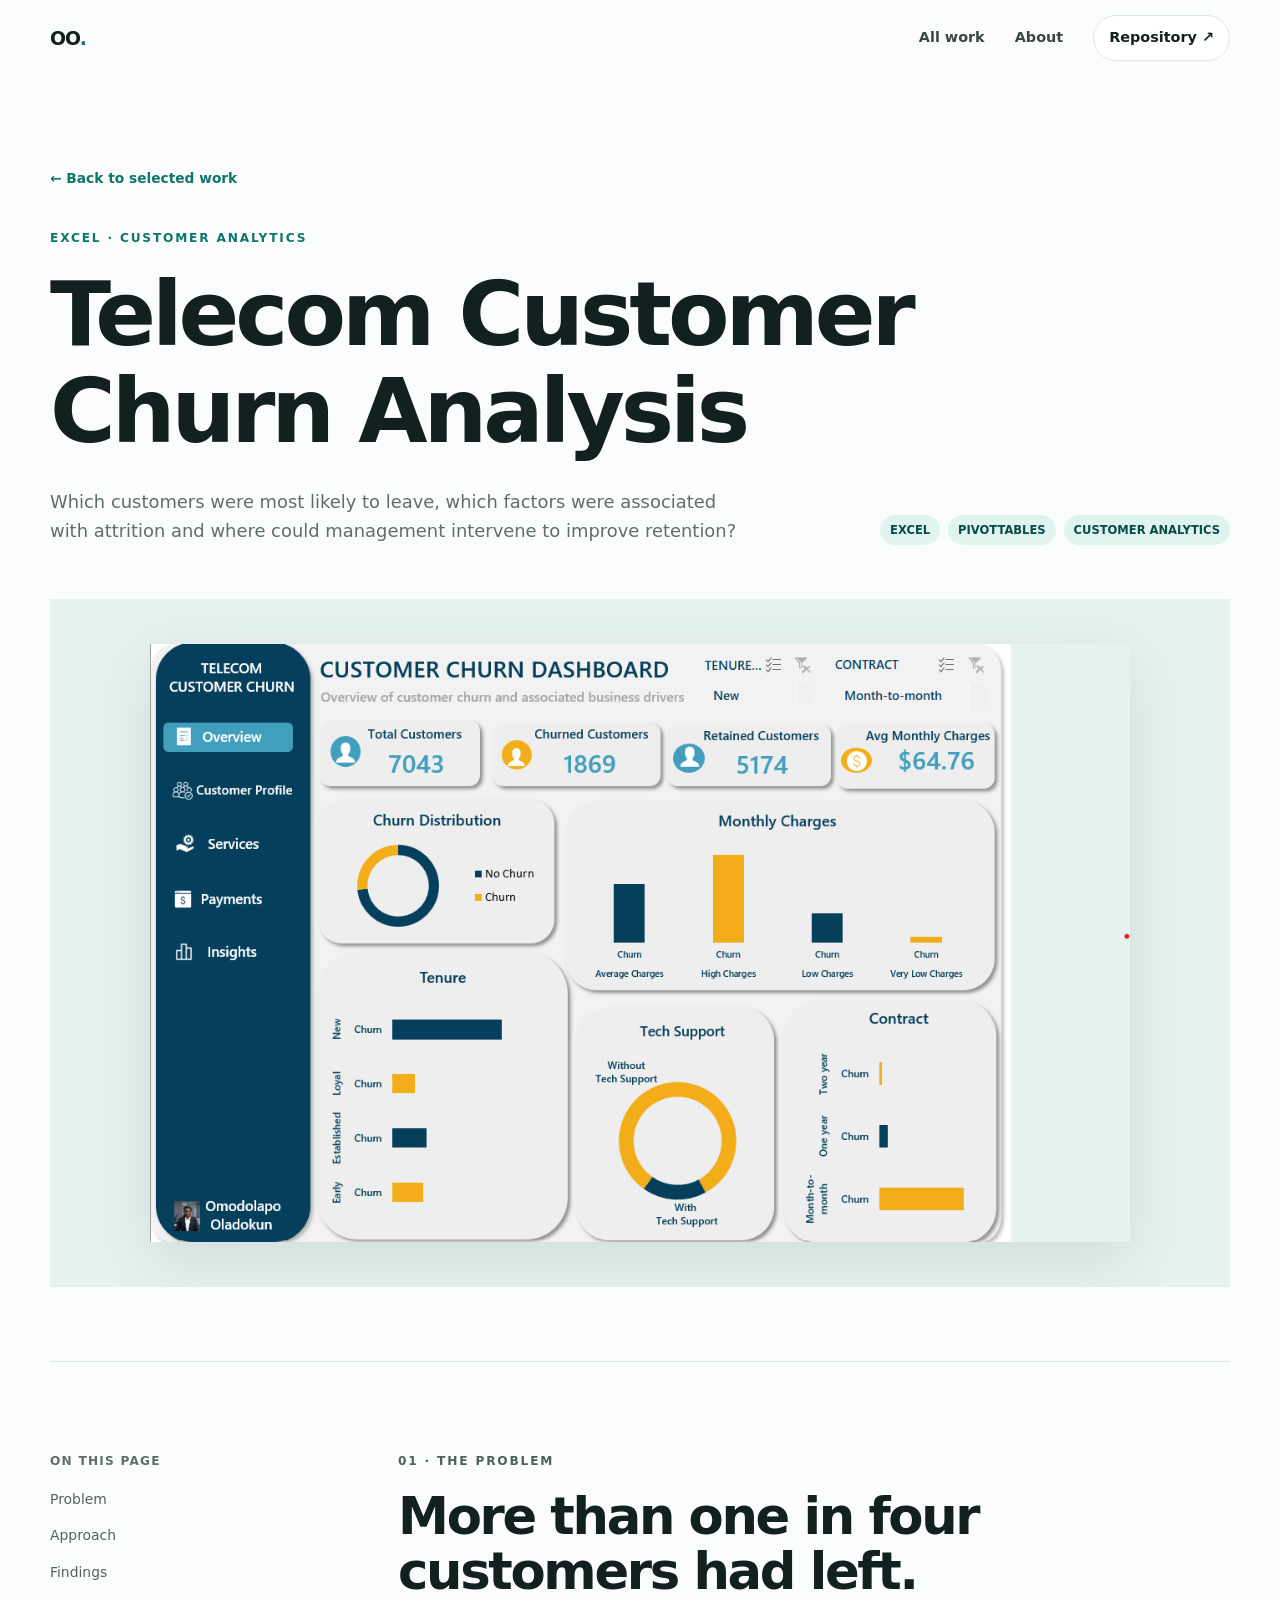
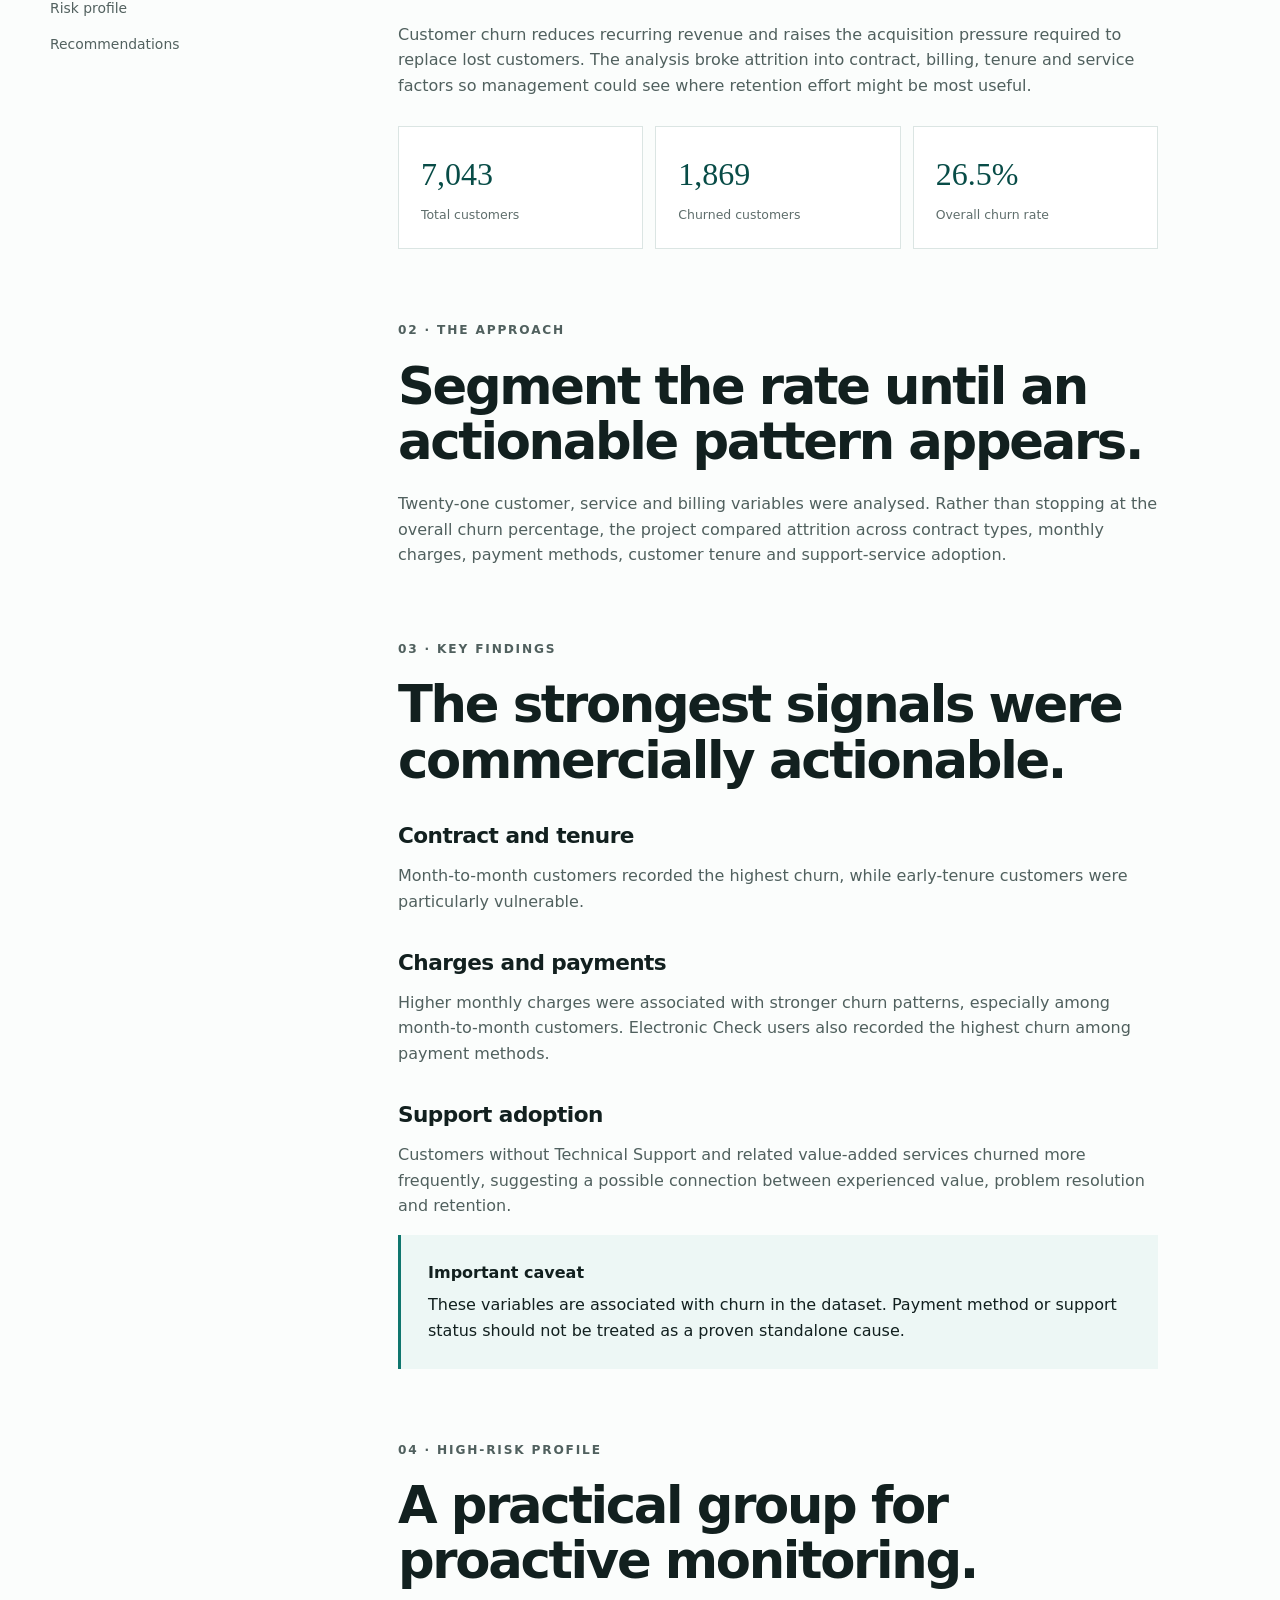
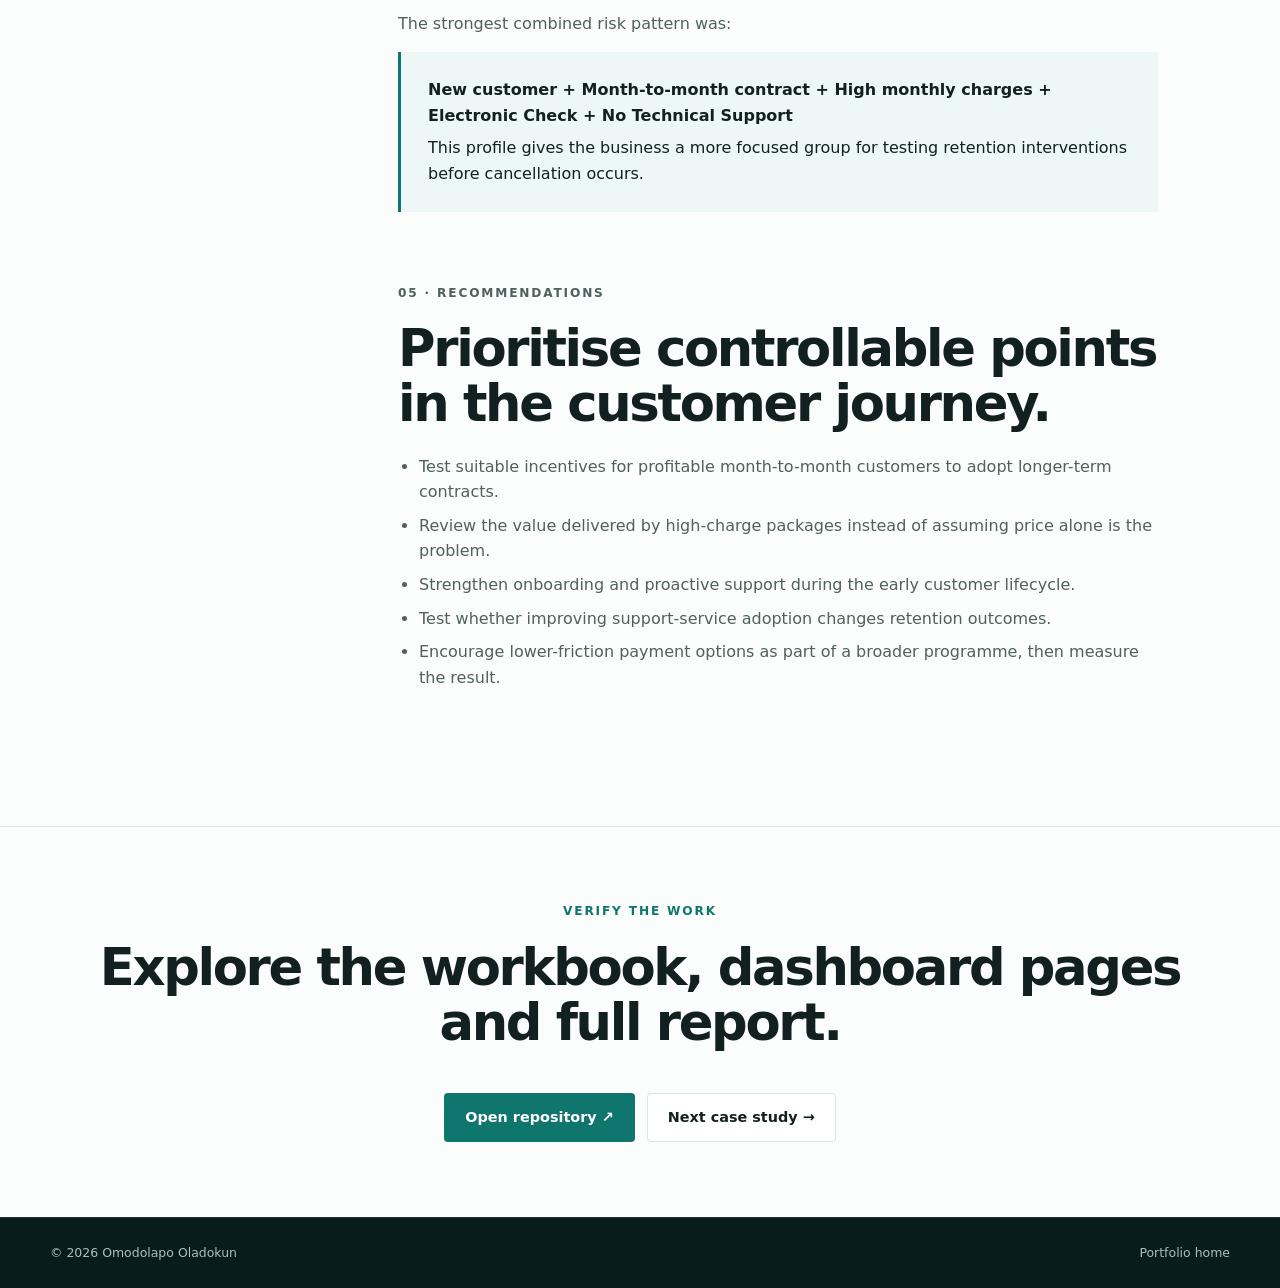
<file: case-studies/telecom-churn.html>
<!doctype html>
<html lang="en">
<head>
  <meta charset="utf-8"><meta name="viewport" content="width=device-width, initial-scale=1">
  <meta name="description" content="Excel customer analytics case study identifying churn drivers and retention opportunities across 7,043 telecom customers.">
  <title>Telecom Customer Churn | Omodolapo Oladokun</title>
  <link rel="icon" href="../assets/favicon.svg" type="image/svg+xml"><link rel="stylesheet" href="../styles.css"><script src="../script.js" defer></script>
</head>
<body>
  <a class="skip-link" href="#case-content">Skip to case study</a>
  <header class="site-header" data-header><div class="shell nav-wrap"><a class="brand" href="../index.html">OO<span>.</span></a><button class="nav-toggle" type="button" aria-expanded="false" aria-controls="case-nav" data-nav-toggle><span></span><span></span><span></span><span class="sr-only">Open navigation</span></button><nav id="case-nav" class="site-nav" data-nav><a href="../index.html#work">All work</a><a href="../index.html#about">About</a><a class="nav-cta" href="https://github.com/omodolapoladokun/Telecom-Customer-Churn-Analysis" target="_blank" rel="noreferrer">Repository ↗</a></nav></div></header>
  <main>
    <section class="case-hero shell reveal">
      <a class="back-link" href="../index.html#work">← Back to selected work</a>
      <p class="eyebrow">Excel · Customer analytics</p>
      <h1>Telecom Customer Churn Analysis</h1>
      <div class="case-intro"><p>Which customers were most likely to leave, which factors were associated with attrition and where could management intervene to improve retention?</p><div class="case-tools"><span>Excel</span><span>PivotTables</span><span>Customer analytics</span></div></div>
      <div class="case-cover"><img src="../assets/images/telecom-churn-dashboard.png" alt="Excel customer churn dashboard showing churn rate and customer patterns"></div>
    </section>

    <div class="case-body shell" id="case-content">
      <aside class="case-sidebar"><p>On this page</p><a href="#problem">Problem</a><a href="#approach">Approach</a><a href="#findings">Findings</a><a href="#profile">Risk profile</a><a href="#recommendations">Recommendations</a></aside>
      <article class="case-content">
        <section id="problem"><p class="eyebrow">01 · The problem</p><h2>More than one in four customers had left.</h2><p>Customer churn reduces recurring revenue and raises the acquisition pressure required to replace lost customers. The analysis broke attrition into contract, billing, tenure and service factors so management could see where retention effort might be most useful.</p><div class="metric-grid"><div class="metric"><strong>7,043</strong><span>Total customers</span></div><div class="metric"><strong>1,869</strong><span>Churned customers</span></div><div class="metric"><strong>26.5%</strong><span>Overall churn rate</span></div></div></section>
        <section id="approach"><p class="eyebrow">02 · The approach</p><h2>Segment the rate until an actionable pattern appears.</h2><p>Twenty-one customer, service and billing variables were analysed. Rather than stopping at the overall churn percentage, the project compared attrition across contract types, monthly charges, payment methods, customer tenure and support-service adoption.</p></section>
        <section id="findings"><p class="eyebrow">03 · Key findings</p><h2>The strongest signals were commercially actionable.</h2><h3>Contract and tenure</h3><p>Month-to-month customers recorded the highest churn, while early-tenure customers were particularly vulnerable.</p><h3>Charges and payments</h3><p>Higher monthly charges were associated with stronger churn patterns, especially among month-to-month customers. Electronic Check users also recorded the highest churn among payment methods.</p><h3>Support adoption</h3><p>Customers without Technical Support and related value-added services churned more frequently, suggesting a possible connection between experienced value, problem resolution and retention.</p><div class="insight"><strong>Important caveat</strong>These variables are associated with churn in the dataset. Payment method or support status should not be treated as a proven standalone cause.</div></section>
        <section id="profile"><p class="eyebrow">04 · High-risk profile</p><h2>A practical group for proactive monitoring.</h2><p>The strongest combined risk pattern was:</p><div class="insight"><strong>New customer + Month-to-month contract + High monthly charges + Electronic Check + No Technical Support</strong>This profile gives the business a more focused group for testing retention interventions before cancellation occurs.</div></section>
        <section id="recommendations"><p class="eyebrow">05 · Recommendations</p><h2>Prioritise controllable points in the customer journey.</h2><ul><li>Test suitable incentives for profitable month-to-month customers to adopt longer-term contracts.</li><li>Review the value delivered by high-charge packages instead of assuming price alone is the problem.</li><li>Strengthen onboarding and proactive support during the early customer lifecycle.</li><li>Test whether improving support-service adoption changes retention outcomes.</li><li>Encourage lower-friction payment options as part of a broader programme, then measure the result.</li></ul></section>
      </article>
    </div>
    <section class="case-cta"><div class="shell"><p class="eyebrow">Verify the work</p><h2>Explore the workbook, dashboard pages and full report.</h2><div class="hero-actions"><a class="button button-primary" href="https://github.com/omodolapoladokun/Telecom-Customer-Churn-Analysis" target="_blank" rel="noreferrer">Open repository ↗</a><a class="button button-secondary" href="weather-etl.html">Next case study →</a></div></div></section>
  </main>
  <footer class="site-footer"><div class="shell"><span>© <span data-year></span> Omodolapo Oladokun</span><a href="../index.html">Portfolio home</a></div></footer>
</body>
</html>
</file>
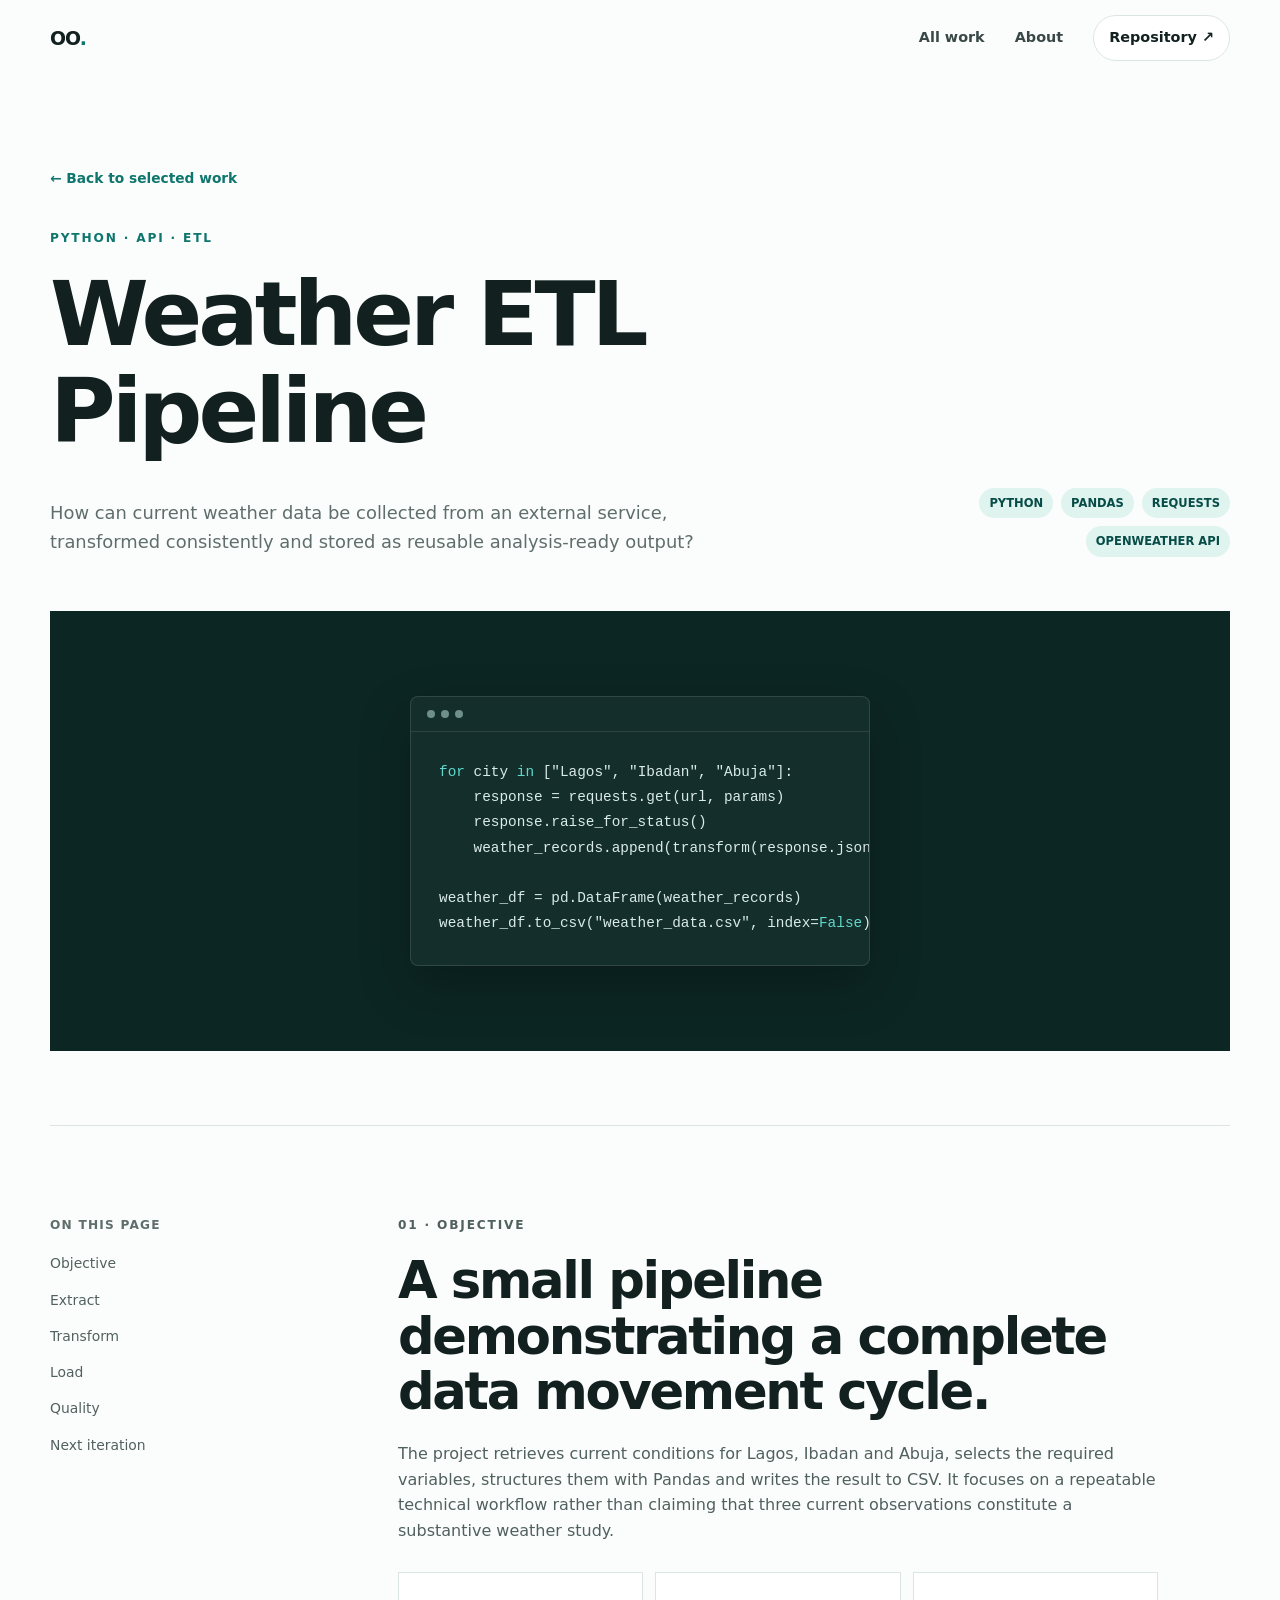
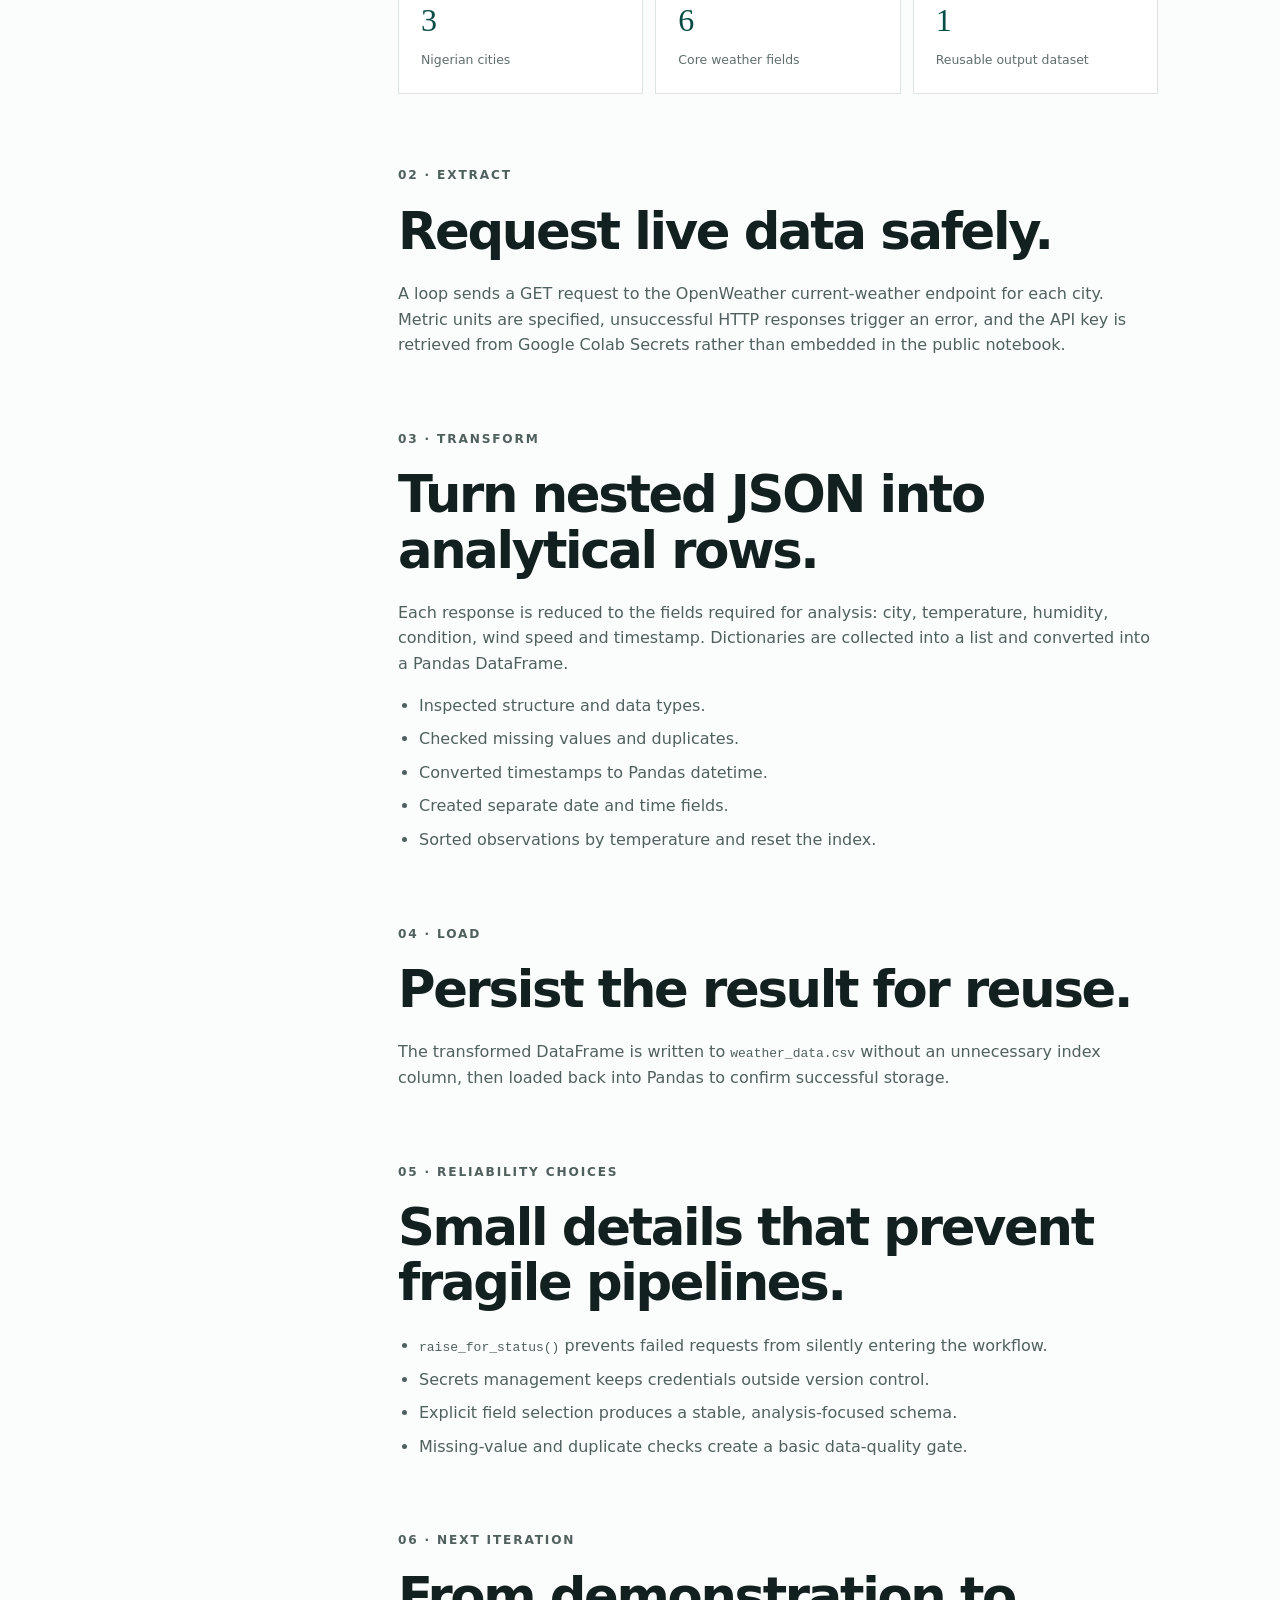
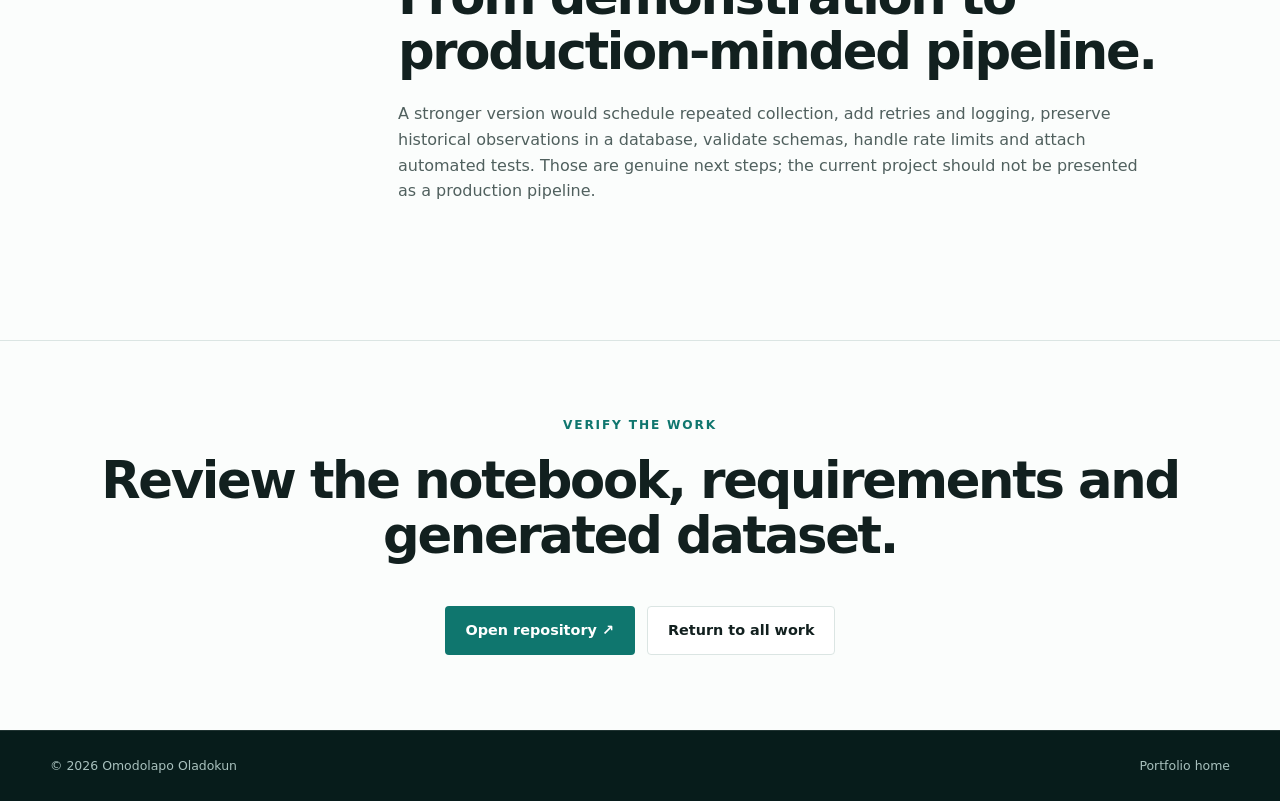
<file: case-studies/weather-etl.html>
<!doctype html>
<html lang="en">
<head>
  <meta charset="utf-8"><meta name="viewport" content="width=device-width, initial-scale=1">
  <meta name="description" content="Python ETL case study using the OpenWeather API, Pandas and CSV storage.">
  <title>Weather ETL Pipeline | Omodolapo Oladokun</title>
  <link rel="icon" href="../assets/favicon.svg" type="image/svg+xml"><link rel="stylesheet" href="../styles.css"><script src="../script.js" defer></script>
</head>
<body>
  <a class="skip-link" href="#case-content">Skip to case study</a>
  <header class="site-header" data-header><div class="shell nav-wrap"><a class="brand" href="../index.html">OO<span>.</span></a><button class="nav-toggle" type="button" aria-expanded="false" aria-controls="case-nav" data-nav-toggle><span></span><span></span><span></span><span class="sr-only">Open navigation</span></button><nav id="case-nav" class="site-nav" data-nav><a href="../index.html#work">All work</a><a href="../index.html#about">About</a><a class="nav-cta" href="https://github.com/omodolapoladokun/Weather-ETL-Pipeline" target="_blank" rel="noreferrer">Repository ↗</a></nav></div></header>
  <main>
    <section class="case-hero shell reveal">
      <a class="back-link" href="../index.html#work">← Back to selected work</a>
      <p class="eyebrow">Python · API · ETL</p>
      <h1>Weather ETL Pipeline</h1>
      <div class="case-intro"><p>How can current weather data be collected from an external service, transformed consistently and stored as reusable analysis-ready output?</p><div class="case-tools"><span>Python</span><span>Pandas</span><span>Requests</span><span>OpenWeather API</span></div></div>
      <div class="case-cover dark"><div class="code-window"><div class="code-dots"><i></i><i></i><i></i></div><pre><span>for</span> city <span>in</span> ["Lagos", "Ibadan", "Abuja"]:
    response = requests.get(url, params)
    response.raise_for_status()
    weather_records.append(transform(response.json()))

weather_df = pd.DataFrame(weather_records)
weather_df.to_csv("weather_data.csv", index=<span>False</span>)</pre></div></div>
    </section>

    <div class="case-body shell" id="case-content">
      <aside class="case-sidebar"><p>On this page</p><a href="#objective">Objective</a><a href="#extract">Extract</a><a href="#transform">Transform</a><a href="#load">Load</a><a href="#quality">Quality</a><a href="#next">Next iteration</a></aside>
      <article class="case-content">
        <section id="objective"><p class="eyebrow">01 · Objective</p><h2>A small pipeline demonstrating a complete data movement cycle.</h2><p>The project retrieves current conditions for Lagos, Ibadan and Abuja, selects the required variables, structures them with Pandas and writes the result to CSV. It focuses on a repeatable technical workflow rather than claiming that three current observations constitute a substantive weather study.</p><div class="metric-grid"><div class="metric"><strong>3</strong><span>Nigerian cities</span></div><div class="metric"><strong>6</strong><span>Core weather fields</span></div><div class="metric"><strong>1</strong><span>Reusable output dataset</span></div></div></section>
        <section id="extract"><p class="eyebrow">02 · Extract</p><h2>Request live data safely.</h2><p>A loop sends a GET request to the OpenWeather current-weather endpoint for each city. Metric units are specified, unsuccessful HTTP responses trigger an error, and the API key is retrieved from Google Colab Secrets rather than embedded in the public notebook.</p></section>
        <section id="transform"><p class="eyebrow">03 · Transform</p><h2>Turn nested JSON into analytical rows.</h2><p>Each response is reduced to the fields required for analysis: city, temperature, humidity, condition, wind speed and timestamp. Dictionaries are collected into a list and converted into a Pandas DataFrame.</p><ul><li>Inspected structure and data types.</li><li>Checked missing values and duplicates.</li><li>Converted timestamps to Pandas datetime.</li><li>Created separate date and time fields.</li><li>Sorted observations by temperature and reset the index.</li></ul></section>
        <section id="load"><p class="eyebrow">04 · Load</p><h2>Persist the result for reuse.</h2><p>The transformed DataFrame is written to <code>weather_data.csv</code> without an unnecessary index column, then loaded back into Pandas to confirm successful storage.</p></section>
        <section id="quality"><p class="eyebrow">05 · Reliability choices</p><h2>Small details that prevent fragile pipelines.</h2><ul><li><code>raise_for_status()</code> prevents failed requests from silently entering the workflow.</li><li>Secrets management keeps credentials outside version control.</li><li>Explicit field selection produces a stable, analysis-focused schema.</li><li>Missing-value and duplicate checks create a basic data-quality gate.</li></ul></section>
        <section id="next"><p class="eyebrow">06 · Next iteration</p><h2>From demonstration to production-minded pipeline.</h2><p>A stronger version would schedule repeated collection, add retries and logging, preserve historical observations in a database, validate schemas, handle rate limits and attach automated tests. Those are genuine next steps; the current project should not be presented as a production pipeline.</p></section>
      </article>
    </div>
    <section class="case-cta"><div class="shell"><p class="eyebrow">Verify the work</p><h2>Review the notebook, requirements and generated dataset.</h2><div class="hero-actions"><a class="button button-primary" href="https://github.com/omodolapoladokun/Weather-ETL-Pipeline" target="_blank" rel="noreferrer">Open repository ↗</a><a class="button button-secondary" href="../index.html#work">Return to all work</a></div></div></section>
  </main>
  <footer class="site-footer"><div class="shell"><span>© <span data-year></span> Omodolapo Oladokun</span><a href="../index.html">Portfolio home</a></div></footer>
</body>
</html>
</file>
<file: styles.css>
:root {
  --ink: #12201f;
  --muted: #5f6e6c;
  --line: #dbe5e3;
  --paper: #fbfdfc;
  --white: #ffffff;
  --teal: #0f766e;
  --teal-dark: #084c47;
  --teal-soft: #dff3ef;
  --night: #0c2624;
  --max: 1180px;
  --shadow: 0 18px 60px rgba(12, 38, 36, .10);
}

* { box-sizing: border-box; }
html { scroll-behavior: smooth; }
body {
  margin: 0;
  color: var(--ink);
  background: var(--paper);
  font-family: Inter, ui-sans-serif, system-ui, -apple-system, BlinkMacSystemFont, "Segoe UI", sans-serif;
  line-height: 1.6;
  -webkit-font-smoothing: antialiased;
}
body.nav-open { overflow: hidden; }
a { color: inherit; text-decoration: none; }
img { display: block; max-width: 100%; }
button { font: inherit; }
.shell { width: min(calc(100% - 40px), var(--max)); margin-inline: auto; }
.sr-only { position: absolute; width: 1px; height: 1px; padding: 0; margin: -1px; overflow: hidden; clip: rect(0,0,0,0); white-space: nowrap; border: 0; }
.skip-link { position: fixed; left: 16px; top: -80px; z-index: 100; padding: 10px 14px; background: var(--night); color: white; }
.skip-link:focus { top: 16px; }

.site-header { position: sticky; top: 0; z-index: 50; border-bottom: 1px solid transparent; background: rgba(251, 253, 252, .88); backdrop-filter: blur(16px); transition: .25s ease; }
.site-header.scrolled { border-color: var(--line); }
.nav-wrap { min-height: 76px; display: flex; align-items: center; justify-content: space-between; }
.brand { font-size: 1.18rem; font-weight: 850; letter-spacing: -.05em; }
.brand span { color: var(--teal); }
.site-nav { display: flex; align-items: center; gap: 30px; font-size: .9rem; font-weight: 650; }
.site-nav > a:not(.nav-cta) { color: #394846; }
.site-nav > a:not(.nav-cta):hover { color: var(--teal); }
.nav-cta { padding: 10px 15px; border: 1px solid var(--line); border-radius: 999px; background: var(--white); }
.nav-cta:hover { border-color: var(--teal); }
.nav-toggle { display: none; width: 42px; height: 42px; border: 1px solid var(--line); border-radius: 50%; background: white; padding: 10px; }
.nav-toggle > span:not(.sr-only) { display: block; height: 2px; margin: 4px 0; background: var(--ink); }

.hero { min-height: 680px; padding-block: 86px 78px; display: grid; grid-template-columns: minmax(0, 1.18fr) minmax(340px, .82fr); gap: 8%; align-items: center; }
.eyebrow { margin: 0 0 18px; color: var(--teal); font-size: .76rem; font-weight: 800; letter-spacing: .15em; text-transform: uppercase; }
h1, h2, h3 { margin-top: 0; line-height: 1.08; letter-spacing: -.045em; }
h1 { max-width: 800px; margin-bottom: 28px; font-size: clamp(3rem, 6vw, 5.85rem); font-weight: 760; }
h1 em { color: var(--teal); font-family: Georgia, "Times New Roman", serif; font-weight: 500; }
.hero-lead { max-width: 690px; margin: 0 0 34px; color: #40504e; font-size: clamp(1.05rem, 2vw, 1.28rem); }
.hero-actions, .contact-actions { display: flex; flex-wrap: wrap; gap: 12px; }
.button { display: inline-flex; min-height: 48px; align-items: center; justify-content: center; padding: 12px 20px; border: 1px solid transparent; border-radius: 4px; font-size: .9rem; font-weight: 760; transition: transform .2s ease, background .2s ease, border-color .2s ease; }
.button:hover { transform: translateY(-2px); }
.button-primary { background: var(--teal); color: white; }
.button-primary:hover { background: var(--teal-dark); }
.button-secondary { border-color: var(--line); background: white; }
.button-secondary:hover { border-color: var(--teal); }
.tool-line { display: flex; flex-wrap: wrap; gap: 9px 22px; margin: 42px 0 0; padding: 0; list-style: none; color: var(--muted); font-size: .78rem; font-weight: 800; letter-spacing: .08em; text-transform: uppercase; }
.tool-line li + li::before { content: "/"; margin-right: 22px; color: #b5c3c1; }

.portrait-panel { position: relative; height: clamp(500px, 49vw, 640px); overflow: hidden; border-radius: 3px; background: var(--night); box-shadow: var(--shadow); }
.portrait-image { width: 100%; height: 100%; object-fit: cover; object-position: center 22%; transition: transform .6s ease; }
.portrait-panel:hover .portrait-image { transform: scale(1.015); }
.portrait-caption { position: absolute; left: 24px; right: 24px; bottom: 24px; display: flex; justify-content: space-between; gap: 20px; padding: 15px 17px; background: rgba(255,255,255,.86); backdrop-filter: blur(10px); font-size: .82rem; }
.portrait-caption span { font-weight: 800; }
.portrait-caption small { color: var(--muted); }

.proof-strip { border-block: 1px solid var(--line); background: white; }
.proof-grid { display: grid; grid-template-columns: repeat(3, 1fr); }
.proof-grid > div { display: flex; align-items: center; gap: 17px; padding: 25px 0; }
.proof-grid > div + div { border-left: 1px solid var(--line); padding-left: 42px; }
.proof-grid strong { color: var(--teal); font-family: Georgia, serif; font-size: 2rem; font-weight: 500; }
.proof-grid span { color: var(--muted); font-size: .86rem; font-weight: 650; }

.section { padding-block: 112px; }
.section-heading { display: grid; grid-template-columns: minmax(0, 1.1fr) minmax(280px, .65fr); gap: 9%; align-items: end; margin-bottom: 62px; }
.section-heading h2, .about h2 { max-width: 690px; margin-bottom: 0; font-size: clamp(2.35rem, 4vw, 4rem); }
.section-heading > p { margin: 0; color: var(--muted); }
.section-heading.compact { display: block; margin-bottom: 38px; }

.project-list { display: grid; gap: 96px; }
.project { display: grid; grid-template-columns: minmax(0, 1.18fr) minmax(300px, .82fr); gap: 7%; align-items: center; }
.project:nth-child(even) .project-visual { order: 2; }
.project:nth-child(even) .project-copy { order: 1; }
.project-visual { position: relative; min-height: 410px; overflow: hidden; border: 1px solid var(--line); border-radius: 3px; background: #e5f1ee; }
.image-visual { display: grid; place-items: center; padding: 34px; }
.image-visual img { width: 100%; box-shadow: 0 14px 40px rgba(12,38,36,.15); transition: transform .4s ease; }
.image-visual:hover img { transform: scale(1.025); }
.project-number { position: absolute; top: 18px; right: 18px; display: grid; width: 43px; height: 43px; place-items: center; border-radius: 50%; background: rgba(255,255,255,.92); color: var(--teal-dark); font-family: Georgia, serif; font-size: .9rem; box-shadow: 0 5px 20px rgba(0,0,0,.08); }
.project-tags { display: flex; flex-wrap: wrap; gap: 8px; margin-bottom: 19px; }
.project-tags span { padding: 5px 9px; border-radius: 999px; background: var(--teal-soft); color: var(--teal-dark); font-size: .69rem; font-weight: 800; letter-spacing: .05em; text-transform: uppercase; }
.project h3 { margin-bottom: 17px; font-size: clamp(2rem, 3vw, 3rem); }
.project h3 a:hover { color: var(--teal); }
.project-copy > p { margin: 0; color: var(--muted); font-size: 1.02rem; }
.project-evidence { margin: 25px 0 29px; padding: 0; list-style: none; border-top: 1px solid var(--line); }
.project-evidence li { position: relative; padding: 10px 0 10px 19px; border-bottom: 1px solid var(--line); color: #42514f; font-size: .86rem; }
.project-evidence li::before { content: ""; position: absolute; left: 0; top: 50%; width: 6px; height: 6px; border-radius: 50%; background: var(--teal); transform: translateY(-50%); }
.project-links { display: flex; flex-wrap: wrap; gap: 22px; }
.text-link { display: inline-flex; gap: 8px; align-items: center; color: var(--teal-dark); font-size: .88rem; font-weight: 800; }
.text-link span { transition: transform .2s ease; }
.text-link:hover span { transform: translateX(4px); }
.text-link.muted { color: var(--muted); }

.retail-visual { display: flex; flex-direction: column; justify-content: center; padding: 48px; background: var(--night); color: white; }
.visual-kicker { position: absolute; left: 48px; top: 44px; color: #94c7c1; font-size: .75rem; font-weight: 800; letter-spacing: .12em; text-transform: uppercase; }
.visual-stat strong { display: block; font-family: Georgia, serif; font-size: clamp(5.5rem, 10vw, 8.5rem); font-weight: 400; line-height: .84; }
.visual-stat span { color: #b9d3d0; }
.visual-bars { display: flex; align-items: end; gap: 9px; height: 70px; margin-top: 33px; }
.visual-bars i { width: 23px; background: #35a79d; }
.visual-bars i:nth-child(1) { height: 34%; }.visual-bars i:nth-child(2) { height: 52%; }.visual-bars i:nth-child(3) { height: 76%; }.visual-bars i:nth-child(4) { height: 100%; background: #7ad1c8; }
.retail-visual .project-number, .code-visual .project-number { background: rgba(255,255,255,.12); color: white; }
.code-visual { display: grid; place-items: center; padding: 42px; background: #0e2423; }
.code-window { width: min(100%, 460px); overflow: hidden; border: 1px solid rgba(255,255,255,.12); border-radius: 8px; background: #142e2c; box-shadow: 0 20px 50px rgba(0,0,0,.25); }
.code-dots { display: flex; gap: 6px; padding: 13px 16px; border-bottom: 1px solid rgba(255,255,255,.1); }
.code-dots i { width: 8px; height: 8px; border-radius: 50%; background: #6e8f8b; }
.code-window pre { margin: 0; padding: 28px; color: #d9ebe8; font: .9rem/1.75 ui-monospace, SFMono-Regular, Menlo, monospace; }
.code-window pre span { color: #60d9cc; }

.section-tint { background: #eff7f5; }
.capability-grid { display: grid; grid-template-columns: repeat(3, 1fr); border-top: 1px solid #cfe0dd; border-left: 1px solid #cfe0dd; }
.capability-grid article { min-height: 230px; padding: 30px; border-right: 1px solid #cfe0dd; border-bottom: 1px solid #cfe0dd; }
.capability-grid article > span { color: var(--teal); font-family: Georgia, serif; font-size: .8rem; }
.capability-grid h3 { margin: 45px 0 12px; font-size: 1.3rem; }
.capability-grid p { margin: 0; color: var(--muted); font-size: .9rem; }

.about { display: grid; grid-template-columns: minmax(0, .85fr) minmax(320px, .75fr); gap: 12%; }
.about-copy p { color: var(--muted); }
.about-copy .about-lead { margin-top: 0; color: var(--ink); font-size: 1.3rem; }
.about-copy .text-link { margin-top: 13px; }
.about-links { display: flex; flex-wrap: wrap; gap: 12px 24px; margin-top: 18px; }
.about-links .text-link { margin-top: 0; }
.small-projects { border-top: 1px solid var(--line); }
.small-project { display: grid; grid-template-columns: 1fr 1.5fr auto; gap: 25px; align-items: center; padding: 25px 4px; border-bottom: 1px solid var(--line); transition: color .2s ease, padding .2s ease; }
.small-project:hover { padding-inline: 10px; color: var(--teal); }
.small-project span { color: var(--muted); font-size: .78rem; text-transform: uppercase; letter-spacing: .06em; }
.small-project strong { font-size: 1.05rem; }
.small-project i { font-style: normal; }

.contact { padding-block: 110px; background: var(--night); color: white; }
.contact-inner { max-width: 900px; text-align: center; }
.contact .eyebrow { color: #79cfc5; }
.contact h2 { margin-bottom: 22px; font-size: clamp(2.5rem, 5vw, 5rem); }
.contact p:not(.eyebrow) { max-width: 660px; margin: 0 auto 34px; color: #bcd1ce; }
.contact-actions { justify-content: center; }
.button-light { background: white; color: var(--night); }
.button-outline-light { border-color: rgba(255,255,255,.35); color: white; }
.button-outline-light:hover { border-color: white; }
.site-footer { padding-block: 25px; border-top: 1px solid rgba(255,255,255,.1); background: #071c1b; color: #a8c0bd; font-size: .78rem; }
.site-footer .shell { display: flex; justify-content: space-between; gap: 20px; }

.reveal { opacity: 0; transform: translateY(18px); transition: opacity .65s ease, transform .65s ease; }
.reveal.visible { opacity: 1; transform: none; }
@media (prefers-reduced-motion: reduce) { html { scroll-behavior: auto; } .reveal { opacity: 1; transform: none; transition: none; } .button, .image-visual img { transition: none; } }

/* Case-study pages */
.case-hero { padding-block: 88px 74px; border-bottom: 1px solid var(--line); }
.back-link { display: inline-block; margin-bottom: 40px; color: var(--teal); font-size: .86rem; font-weight: 800; }
.case-hero h1 { max-width: 930px; font-size: clamp(3rem, 7vw, 6.5rem); }
.case-intro { display: grid; grid-template-columns: 1.3fr .7fr; gap: 10%; align-items: end; }
.case-intro > p { margin: 0; color: var(--muted); font-size: 1.12rem; }
.case-tools { display: flex; flex-wrap: wrap; gap: 8px; justify-content: flex-end; }
.case-tools span { padding: 6px 10px; border-radius: 999px; background: var(--teal-soft); color: var(--teal-dark); font-size: .72rem; font-weight: 800; text-transform: uppercase; }
.case-cover { margin-top: 54px; min-height: 440px; display: grid; place-items: center; padding: 45px; overflow: hidden; background: #e6f2ef; }
.case-cover img { width: min(100%, 980px); box-shadow: var(--shadow); }
.case-cover.dark { background: var(--night); color: white; }
.case-stat-cover { display: flex; flex-wrap: wrap; gap: 70px; align-items: end; }
.case-stat-cover div strong { display: block; font-family: Georgia, serif; font-size: clamp(4rem, 10vw, 8rem); font-weight: 400; line-height: .9; color: #77d2c8; }
.case-stat-cover div span { color: #bfd3d0; }
.case-body { display: grid; grid-template-columns: 230px minmax(0, 760px); gap: 10%; padding-block: 90px 120px; }
.case-sidebar { align-self: start; position: sticky; top: 106px; }
.case-sidebar p { margin: 0 0 10px; color: var(--muted); font-size: .76rem; font-weight: 800; letter-spacing: .1em; text-transform: uppercase; }
.case-sidebar a { display: block; padding-block: 7px; color: #52615f; font-size: .87rem; }
.case-sidebar a:hover { color: var(--teal); }
.case-content section + section { margin-top: 72px; }
.case-content h2 { margin-bottom: 22px; font-size: clamp(2rem, 4vw, 3.25rem); }
.case-content h3 { margin: 36px 0 12px; font-size: 1.35rem; letter-spacing: -.025em; }
.case-content p, .case-content li { color: #50605e; }
.case-content ul, .case-content ol { padding-left: 21px; }
.case-content li + li { margin-top: 8px; }
.metric-grid { display: grid; grid-template-columns: repeat(3, 1fr); gap: 12px; margin-top: 28px; }
.metric { padding: 22px; border: 1px solid var(--line); background: white; }
.metric strong { display: block; color: var(--teal-dark); font-family: Georgia, serif; font-size: 2rem; font-weight: 500; }
.metric span { color: var(--muted); font-size: .78rem; }
.insight { padding: 25px 27px; border-left: 3px solid var(--teal); background: #edf7f5; }
.insight strong { display: block; margin-bottom: 7px; }
.case-cta { padding-block: 75px; border-top: 1px solid var(--line); text-align: center; }
.case-cta h2 { font-size: clamp(2rem, 4vw, 3.5rem); }
.case-cta .hero-actions { justify-content: center; }

@media (max-width: 900px) {
  .hero { grid-template-columns: 1fr; padding-top: 60px; }
  .portrait-panel { height: 620px; }
  .project { grid-template-columns: 1fr; gap: 34px; }
  .project:nth-child(even) .project-visual, .project:nth-child(even) .project-copy { order: initial; }
  .capability-grid { grid-template-columns: repeat(2, 1fr); }
  .case-body { grid-template-columns: 1fr; }
  .case-sidebar { display: none; }
}

@media (max-width: 700px) {
  .shell { width: min(calc(100% - 28px), var(--max)); }
  .nav-toggle { display: block; }
  .site-nav { position: fixed; inset: 76px 0 auto; display: none; flex-direction: column; align-items: stretch; gap: 0; padding: 22px 20px 34px; border-bottom: 1px solid var(--line); background: var(--paper); }
  .site-nav.open { display: flex; }
  .site-nav a { padding: 13px 4px; }
  .nav-cta { margin-top: 8px; text-align: center; }
  .hero { min-height: auto; gap: 45px; padding-block: 48px 65px; }
  h1 { font-size: clamp(2.75rem, 14vw, 4.6rem); }
  .portrait-panel { height: min(120vw, 580px); min-height: 390px; }
  .proof-grid { grid-template-columns: 1fr; }
  .proof-grid > div { padding: 18px 0; }
  .proof-grid > div + div { padding-left: 0; border-left: 0; border-top: 1px solid var(--line); }
  .section { padding-block: 78px; }
  .section-heading { grid-template-columns: 1fr; gap: 22px; margin-bottom: 42px; }
  .project-list { gap: 76px; }
  .project-visual { min-height: 300px; }
  .image-visual { padding: 24px 14px; }
  .retail-visual, .code-visual { padding: 29px; }
  .visual-kicker { left: 29px; top: 28px; }
  .capability-grid { grid-template-columns: 1fr; }
  .about { grid-template-columns: 1fr; gap: 35px; }
  .small-project { grid-template-columns: 1fr auto; gap: 7px 20px; }
  .small-project span { grid-column: 1 / -1; }
  .contact { padding-block: 78px; }
  .site-footer .shell { flex-direction: column; gap: 3px; }
  .case-hero { padding-block: 52px; }
  .case-intro { grid-template-columns: 1fr; gap: 25px; }
  .case-tools { justify-content: flex-start; }
  .case-cover { min-height: 300px; padding: 22px 12px; }
  .case-body { padding-block: 65px 90px; }
  .metric-grid { grid-template-columns: 1fr; }
}
</file>
